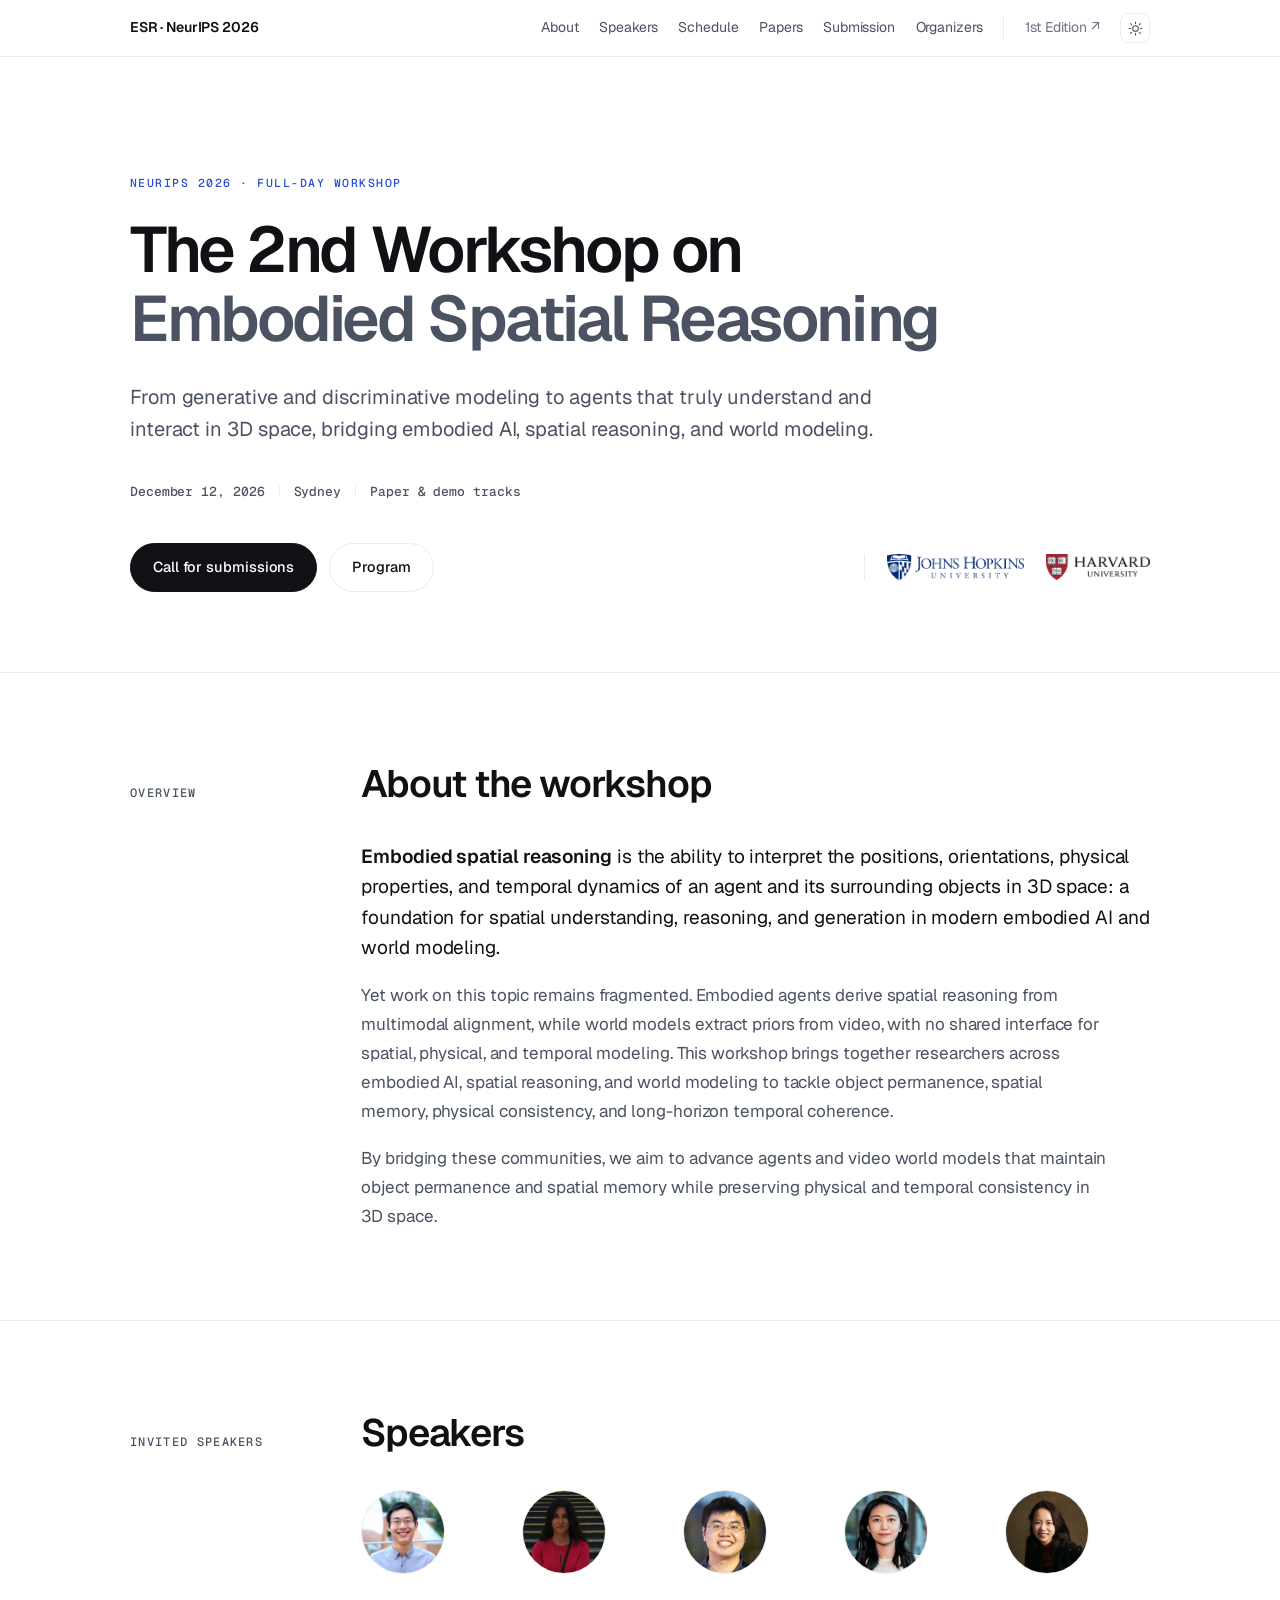
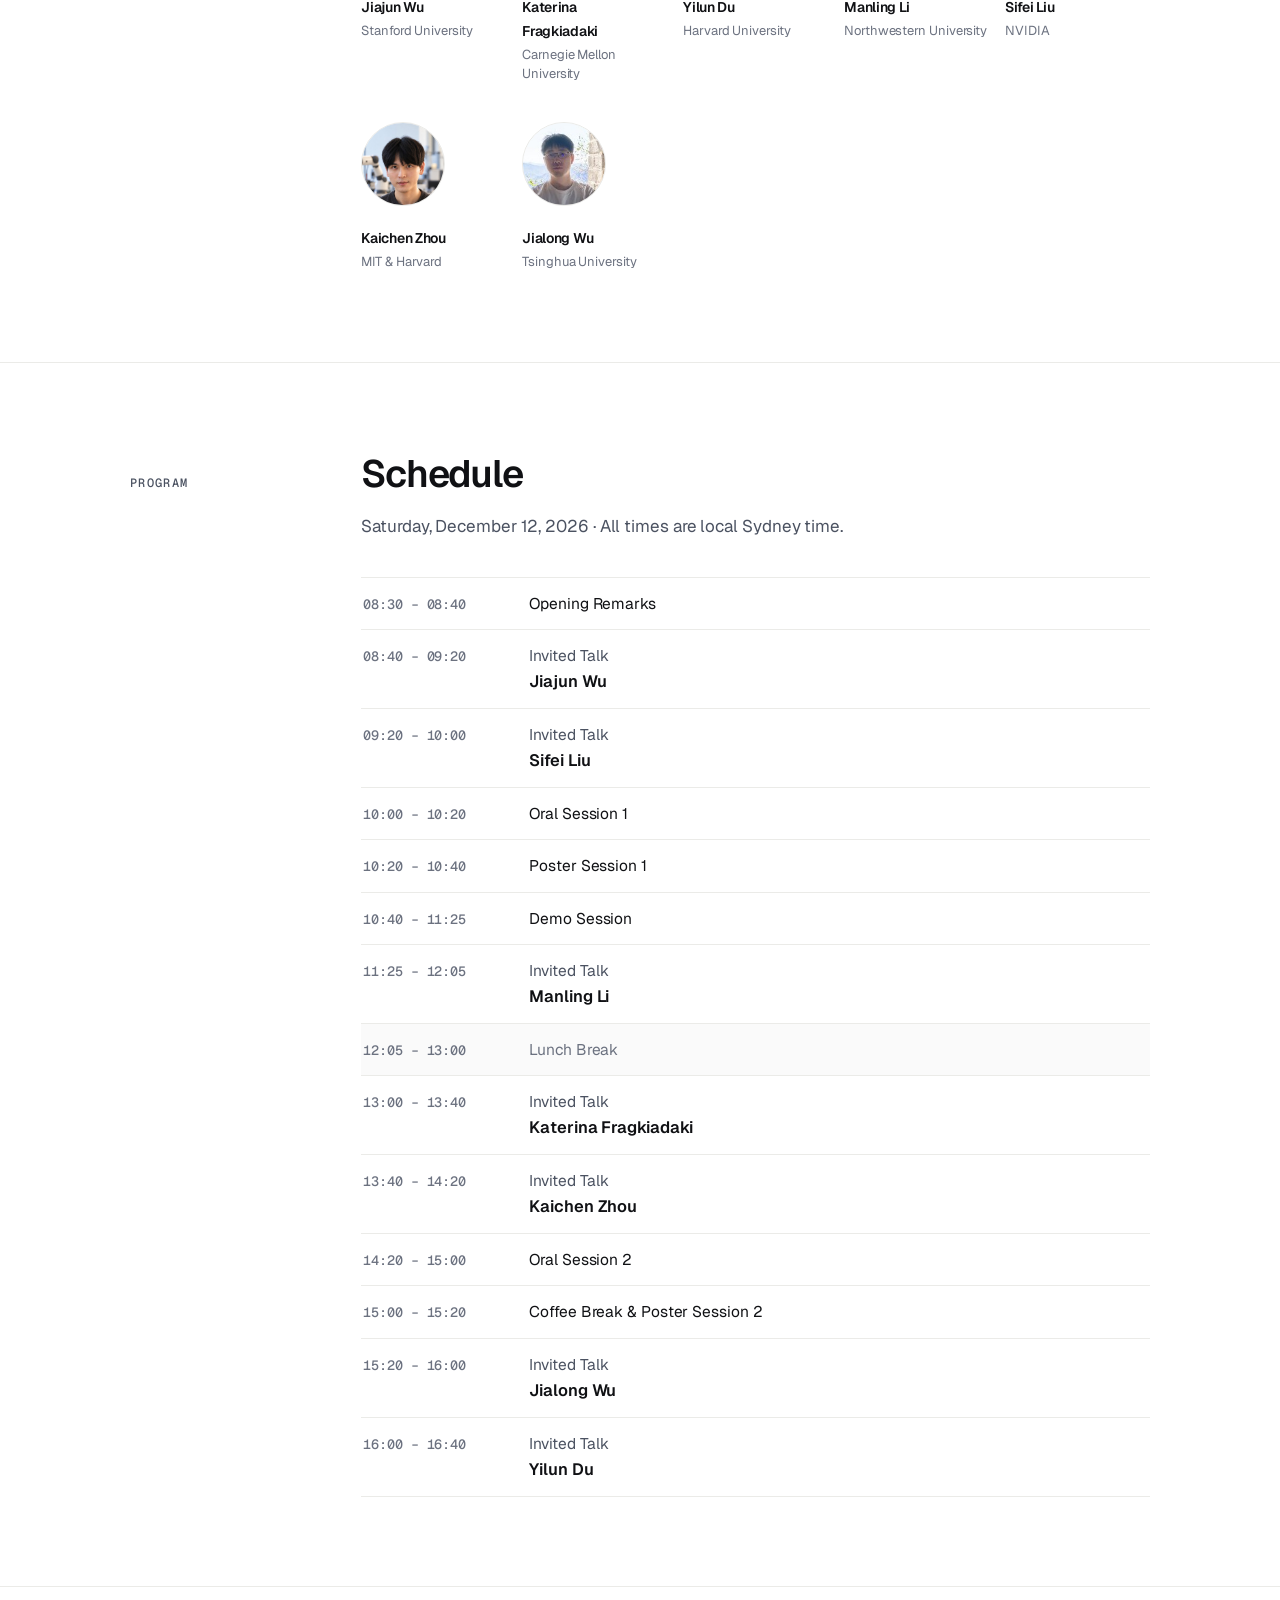
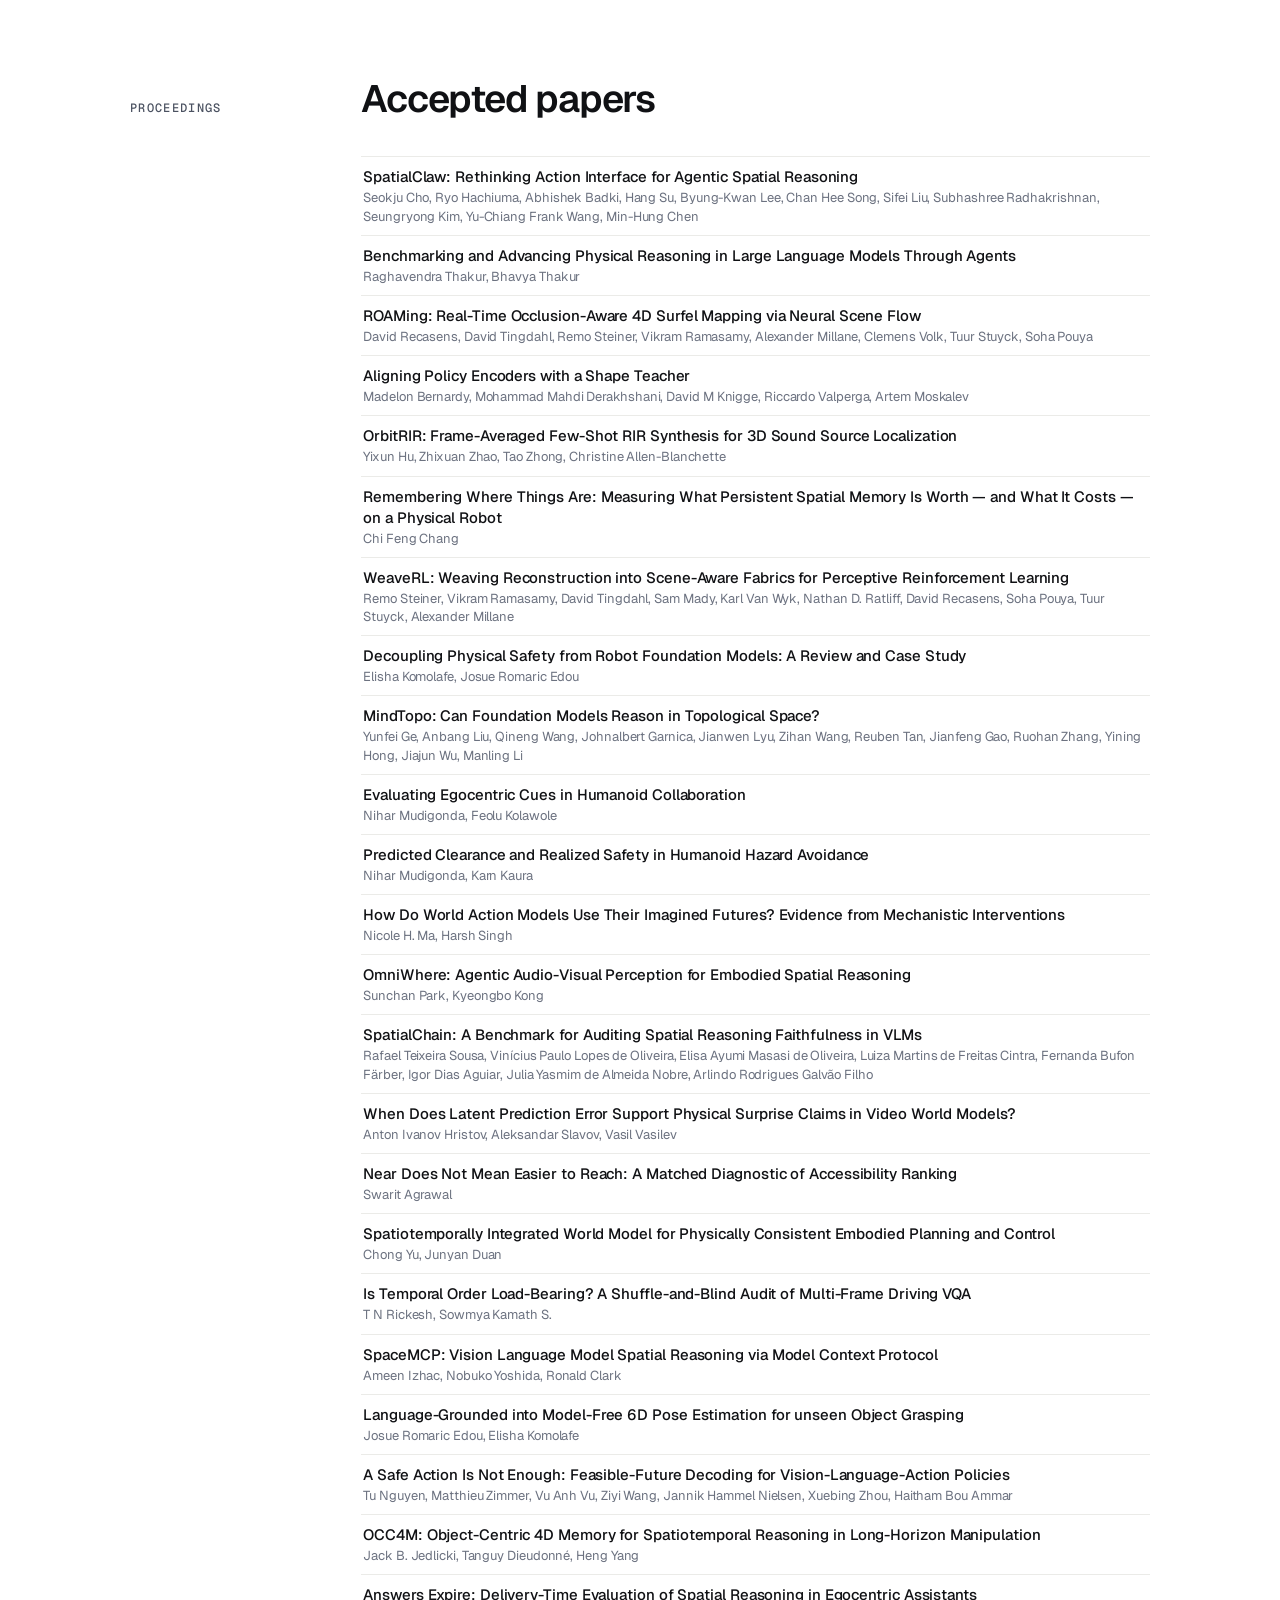
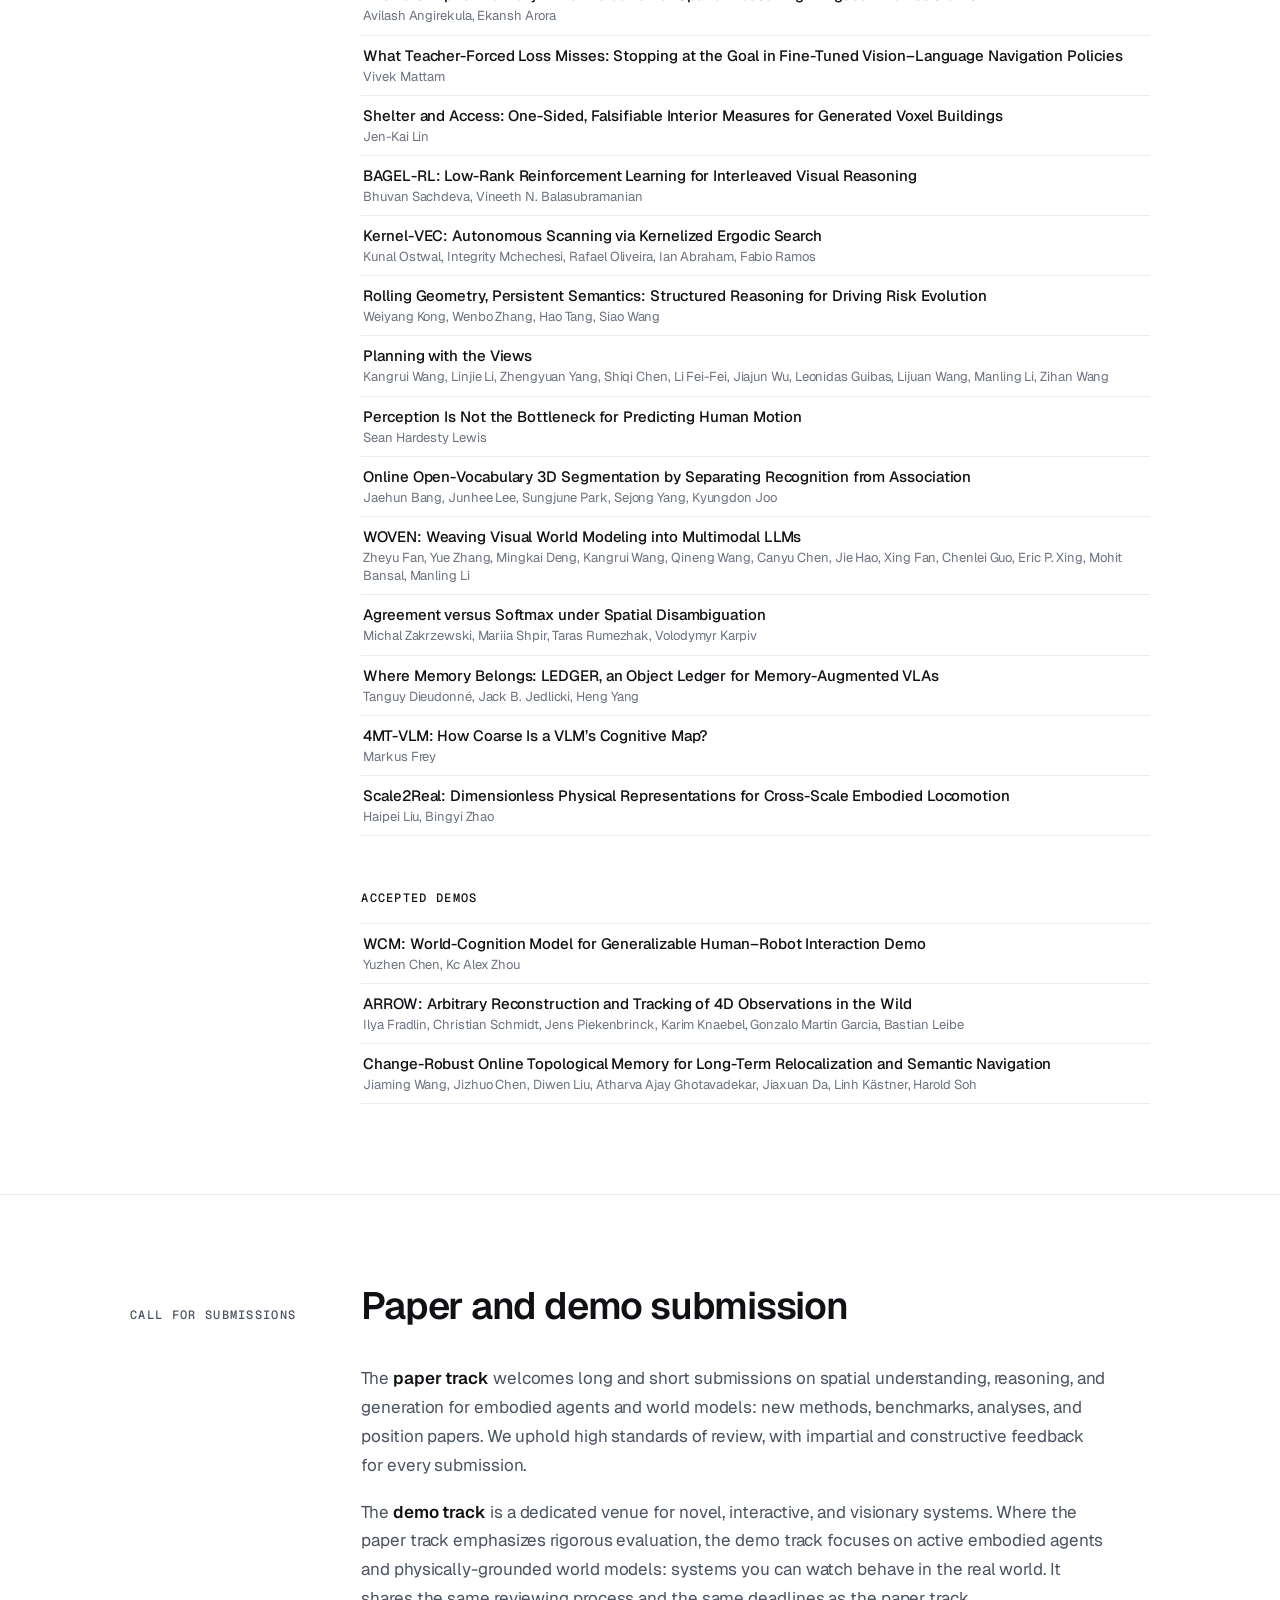
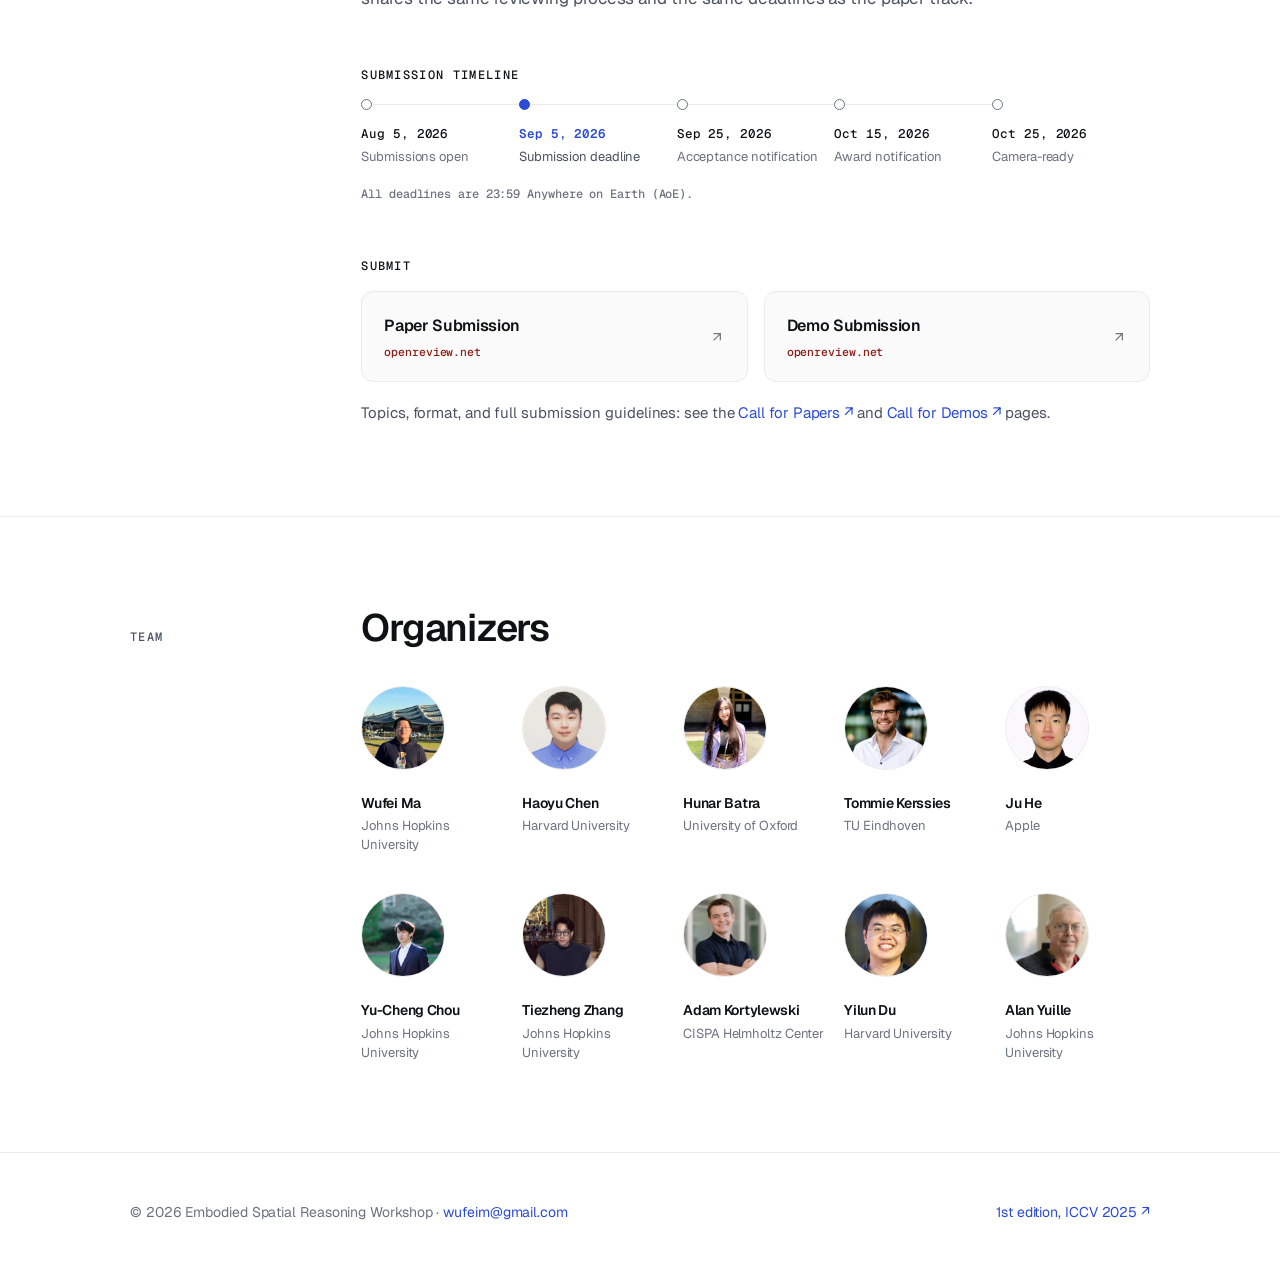
<file: index.html>
<!DOCTYPE html>
<html lang="en">
<head>
<meta charset="utf-8" />
<meta name="viewport" content="width=device-width, initial-scale=1" />

<title>2nd Embodied Spatial Reasoning (ESR) Workshop · NeurIPS 2026</title>
<meta name="description" content="The 2nd Embodied Spatial Reasoning (ESR) Workshop at NeurIPS 2026: bridging embodied AI, spatial reasoning, and world modeling." />

<link rel="icon" href="favicon.svg" type="image/svg+xml" />
<meta name="theme-color" content="#ffffff" media="(prefers-color-scheme: light)" />
<meta name="theme-color" content="#0a0a0b" media="(prefers-color-scheme: dark)" />

<script>
  /* Resolve the theme before first paint so there is no flash of the wrong palette. */
  (function () {
    var saved;
    try { saved = localStorage.getItem('esr-theme'); } catch (e) {}
    var system = window.matchMedia('(prefers-color-scheme: dark)').matches ? 'dark' : 'light';
    document.documentElement.setAttribute('data-theme', saved === 'light' || saved === 'dark' ? saved : system);
  })();
</script>

<link rel="preconnect" href="https://fonts.googleapis.com" />
<link rel="preconnect" href="https://fonts.gstatic.com" crossorigin />
<link rel="stylesheet" href="https://fonts.googleapis.com/css2?family=Geist:wght@400;500;600&family=Geist+Mono:wght@400;500&display=swap" />

<link rel="stylesheet" href="style.css" />
</head>

<body>

<!-- ==========================================================================
     Header
     ========================================================================== -->
<header class="header">
  <div class="wrap header__inner">
    <a class="header__brand" href="#top">ESR · NeurIPS 2026</a>

    <div class="header__right">
      <nav class="header__nav" aria-label="Sections">
        <a href="#about">About</a>
        <a href="#speakers">Speakers</a>
        <a href="#schedule">Schedule</a>
        <a href="#papers">Papers</a>
        <a href="#submission">Submission</a>
        <a href="#organizers">Organizers</a>
        <a class="ext" href="https://sites.google.com/view/esr-iccv2025/home" target="_blank" rel="noopener">1st Edition ↗</a>
      </nav>

      <button class="theme-toggle" type="button" id="theme-toggle" aria-label="Switch between light and dark theme">
        <svg class="sun" viewBox="0 0 24 24" aria-hidden="true">
          <circle cx="12" cy="12" r="4.5" />
          <path d="M12 1.8v2.4M12 19.8v2.4M4.2 4.2l1.7 1.7M18.1 18.1l1.7 1.7M1.8 12h2.4M19.8 12h2.4M4.2 19.8l1.7-1.7M18.1 5.9l1.7-1.7" />
        </svg>
        <svg class="moon" viewBox="0 0 24 24" aria-hidden="true">
          <path d="M21 12.8A9 9 0 1 1 11.2 3a7 7 0 0 0 9.8 9.8z" />
        </svg>
      </button>
    </div>
  </div>
</header>

<main id="top">

  <!-- ==========================================================================
       Title
       ========================================================================== -->
  <section class="title">
    <div class="wrap">
      <p class="title__eyebrow">NeurIPS 2026 · Full-Day Workshop</p>

      <h1>
        <span class="line-1">The 2nd Workshop on</span>
        <span class="line-2">Embodied Spatial Reasoning</span>
      </h1>

      <p class="title__lede">
        From generative and discriminative modeling to agents that truly understand and interact in 3D space,
        bridging embodied AI, spatial reasoning, and world modeling.
      </p>

      <p class="title__meta">
        <span>December 12, 2026</span>
        <span>Sydney</span>
        <span>Paper &amp; demo tracks</span>
      </p>

      <div class="title__actions">
        <a class="btn" href="#submission">Call for submissions</a>
        <a class="btn btn--ghost" href="#schedule">Program</a>

        <div class="title__logos">
          <img src="images/logos/jhu.png" alt="Johns Hopkins University" width="1265" height="240" />
          <img src="images/logos/harvard.png" alt="Harvard University" width="962" height="240" />
        </div>
      </div>
    </div>
  </section>

  <!-- ==========================================================================
       About
       ========================================================================== -->
  <section class="section" id="about">
    <div class="wrap section__grid">
      <div class="section__aside"><p class="section__label">Overview</p></div>
      <div class="section__main">
        <h2>About the workshop</h2>
        <div class="section__body prose">
          <p class="lead">
            <strong>Embodied spatial reasoning</strong> is the ability to interpret the positions, orientations,
            physical properties, and temporal dynamics of an agent and its surrounding objects in 3D space: a
            foundation for spatial understanding, reasoning, and generation in modern embodied AI and world modeling.
          </p>
          <p>
            Yet work on this topic remains fragmented. Embodied agents derive spatial reasoning from multimodal
            alignment, while world models extract priors from video, with no shared interface for spatial, physical,
            and temporal modeling. This workshop brings together researchers across embodied AI, spatial reasoning,
            and world modeling to tackle object permanence, spatial memory, physical consistency, and long-horizon
            temporal coherence.
          </p>
          <p>
            By bridging these communities, we aim to advance agents and video world models that maintain object
            permanence and spatial memory while preserving physical and temporal consistency in 3D space.
          </p>
        </div>
      </div>
    </div>
  </section>

  <!-- ==========================================================================
       Speakers
       ========================================================================== -->
  <section class="section" id="speakers">
    <div class="wrap section__grid">
      <div class="section__aside"><p class="section__label">Invited speakers</p></div>
      <div class="section__main">
        <h2>Speakers</h2>

        <div class="section__body people people--five">
          <a class="person" href="https://jiajunwu.com/" target="_blank" rel="noopener">
            <img src="images/people/jiajun-wu.jpg" alt="Jiajun Wu" width="400" height="400" loading="lazy" decoding="async" />
            <p class="person__name">Jiajun Wu <svg viewBox="0 0 24 24" aria-hidden="true"><path d="M7 17 17 7M7 7h10v10"/></svg></p>
            <p class="person__aff">Stanford University</p>
          </a>

          <a class="person" href="https://www.cs.cmu.edu/~katef/" target="_blank" rel="noopener">
            <img src="images/people/katerina-fragkiadaki.jpg" alt="Katerina Fragkiadaki" width="454" height="480" loading="lazy" decoding="async" />
            <p class="person__name">Katerina Fragkiadaki <svg viewBox="0 0 24 24" aria-hidden="true"><path d="M7 17 17 7M7 7h10v10"/></svg></p>
            <p class="person__aff">Carnegie Mellon University</p>
          </a>

          <a class="person" href="https://yilundu.github.io/" target="_blank" rel="noopener">
            <img src="images/people/yilun-du.jpg" alt="Yilun Du" width="480" height="480" loading="lazy" decoding="async" />
            <p class="person__name">Yilun Du <svg viewBox="0 0 24 24" aria-hidden="true"><path d="M7 17 17 7M7 7h10v10"/></svg></p>
            <p class="person__aff">Harvard University</p>
          </a>

          <a class="person" href="https://limanling.github.io/" target="_blank" rel="noopener">
            <img src="images/people/manling-li.jpg" alt="Manling Li" width="270" height="270" loading="lazy" decoding="async" />
            <p class="person__name">Manling Li <svg viewBox="0 0 24 24" aria-hidden="true"><path d="M7 17 17 7M7 7h10v10"/></svg></p>
            <p class="person__aff">Northwestern University</p>
          </a>

          <a class="person" href="https://www.sifeiliu.net/" target="_blank" rel="noopener">
            <img src="images/people/sifei-liu.jpg" alt="Sifei Liu" width="480" height="480" loading="lazy" decoding="async" />
            <p class="person__name">Sifei Liu <svg viewBox="0 0 24 24" aria-hidden="true"><path d="M7 17 17 7M7 7h10v10"/></svg></p>
            <p class="person__aff">NVIDIA</p>
          </a>

          <a class="person" href="https://kaichen-z.github.io/" target="_blank" rel="noopener">
            <img src="images/people/kaichen-zhou.jpg" alt="Kaichen Zhou" width="480" height="480" loading="lazy" decoding="async" />
            <p class="person__name">Kaichen Zhou <svg viewBox="0 0 24 24" aria-hidden="true"><path d="M7 17 17 7M7 7h10v10"/></svg></p>
            <p class="person__aff">MIT &amp; Harvard</p>
          </a>

          <a class="person" href="https://manchery.github.io/" target="_blank" rel="noopener">
            <img src="images/people/jialong-wu.jpg" alt="Jialong Wu" width="136" height="136" loading="lazy" decoding="async" />
            <p class="person__name">Jialong Wu <svg viewBox="0 0 24 24" aria-hidden="true"><path d="M7 17 17 7M7 7h10v10"/></svg></p>
            <p class="person__aff">Tsinghua University</p>
          </a>
        </div>
      </div>
    </div>
  </section>

  <!-- ==========================================================================
       Schedule
       ========================================================================== -->
  <section class="section" id="schedule">
    <div class="wrap section__grid">
      <div class="section__aside"><p class="section__label">Program</p></div>
      <div class="section__main">
        <h2>Schedule</h2>
        <p class="section__intro">Saturday, December 12, 2026 · All times are local Sydney time.</p>

        <div class="section__body">
          <ol class="sched">
            <li><span class="t">08:30 – 08:40</span><span class="e">Opening Remarks</span></li>
            <li class="is-talk"><span class="t">08:40 – 09:20</span><span class="e">Invited Talk <span class="who">Jiajun Wu</span></span></li>
            <li class="is-talk"><span class="t">09:20 – 10:00</span><span class="e">Invited Talk <span class="who">Sifei Liu</span></span></li>
            <li><span class="t">10:00 – 10:20</span><span class="e">Oral Session 1</span></li>
            <li><span class="t">10:20 – 10:40</span><span class="e">Poster Session 1</span></li>
            <li><span class="t">10:40 – 11:25</span><span class="e">Demo Session</span></li>
            <li class="is-talk"><span class="t">11:25 – 12:05</span><span class="e">Invited Talk <span class="who">Manling Li</span></span></li>
            <li class="is-break"><span class="t">12:05 – 13:00</span><span class="e">Lunch Break</span></li>
            <li class="is-talk"><span class="t">13:00 – 13:40</span><span class="e">Invited Talk <span class="who">Katerina Fragkiadaki</span></span></li>
            <li class="is-talk"><span class="t">13:40 – 14:20</span><span class="e">Invited Talk <span class="who">Kaichen Zhou</span></span></li>
            <li><span class="t">14:20 – 15:00</span><span class="e">Oral Session 2</span></li>
            <li><span class="t">15:00 – 15:20</span><span class="e">Coffee Break &amp; Poster Session 2</span></li>
            <li class="is-talk"><span class="t">15:20 – 16:00</span><span class="e">Invited Talk <span class="who">Jialong Wu</span></span></li>
            <li class="is-talk"><span class="t">16:00 – 16:40</span><span class="e">Invited Talk <span class="who">Yilun Du</span></span></li>
          </ol>
        </div>
      </div>
    </div>
  </section>


  <!-- ==========================================================================
       Accepted papers + demos
       ========================================================================== -->
  <section class="section" id="papers">
    <div class="wrap section__grid">
      <div class="section__aside"><p class="section__label">Proceedings</p></div>
      <div class="section__main">
        <h2>Accepted papers</h2>
        <div class="section__body">
          <ol class="pubs">
            <li><span class="pt">SpatialClaw: Rethinking Action Interface for Agentic Spatial Reasoning</span><span class="pa">Seokju Cho, Ryo Hachiuma, Abhishek Badki, Hang Su, Byung-Kwan Lee, Chan Hee Song, Sifei Liu, Subhashree Radhakrishnan, Seungryong Kim, Yu-Chiang Frank Wang, Min-Hung Chen</span></li>
            <li><span class="pt">Benchmarking and Advancing Physical Reasoning in Large Language Models Through Agents</span><span class="pa">Raghavendra Thakur, Bhavya Thakur</span></li>
            <li><span class="pt">ROAMing: Real-Time Occlusion-Aware 4D Surfel Mapping via Neural Scene Flow</span><span class="pa">David Recasens, David Tingdahl, Remo Steiner, Vikram Ramasamy, Alexander Millane, Clemens Volk, Tuur Stuyck, Soha Pouya</span></li>
            <li><span class="pt">Aligning Policy Encoders with a Shape Teacher</span><span class="pa">Madelon Bernardy, Mohammad Mahdi Derakhshani, David M Knigge, Riccardo Valperga, Artem Moskalev</span></li>
            <li><span class="pt">OrbitRIR: Frame-Averaged Few-Shot RIR Synthesis for 3D Sound Source Localization</span><span class="pa">Yixun Hu, Zhixuan Zhao, Tao Zhong, Christine Allen-Blanchette</span></li>
            <li><span class="pt">Remembering Where Things Are: Measuring What Persistent Spatial Memory Is Worth — and What It Costs — on a Physical Robot</span><span class="pa">Chi Feng Chang</span></li>
            <li><span class="pt">WeaveRL: Weaving Reconstruction into Scene-Aware Fabrics for Perceptive Reinforcement Learning</span><span class="pa">Remo Steiner, Vikram Ramasamy, David Tingdahl, Sam Mady, Karl Van Wyk, Nathan D. Ratliff, David Recasens, Soha Pouya, Tuur Stuyck, Alexander Millane</span></li>
            <li><span class="pt">Decoupling Physical Safety from Robot Foundation Models: A Review and Case Study</span><span class="pa">Elisha Komolafe, Josue Romaric Edou</span></li>
            <li><span class="pt">MindTopo: Can Foundation Models Reason in Topological Space?</span><span class="pa">Yunfei Ge, Anbang Liu, Qineng Wang, Johnalbert Garnica, Jianwen Lyu, Zihan Wang, Reuben Tan, Jianfeng Gao, Ruohan Zhang, Yining Hong, Jiajun Wu, Manling Li</span></li>
            <li><span class="pt">Evaluating Egocentric Cues in Humanoid Collaboration</span><span class="pa">Nihar Mudigonda, Feolu Kolawole</span></li>
            <li><span class="pt">Predicted Clearance and Realized Safety in Humanoid Hazard Avoidance</span><span class="pa">Nihar Mudigonda, Karn Kaura</span></li>
            <li><span class="pt">How Do World Action Models Use Their Imagined Futures? Evidence from Mechanistic Interventions</span><span class="pa">Nicole H. Ma, Harsh Singh</span></li>
            <li><span class="pt">OmniWhere: Agentic Audio-Visual Perception for Embodied Spatial Reasoning</span><span class="pa">Sunchan Park, Kyeongbo Kong</span></li>
            <li><span class="pt">SpatialChain: A Benchmark for Auditing Spatial Reasoning Faithfulness in VLMs</span><span class="pa">Rafael Teixeira Sousa, Vinícius Paulo Lopes de Oliveira, Elisa Ayumi Masasi de Oliveira, Luiza Martins de Freitas Cintra, Fernanda Bufon Färber, Igor Dias Aguiar, Julia Yasmim de Almeida Nobre, Arlindo Rodrigues Galvão Filho</span></li>
            <li><span class="pt">When Does Latent Prediction Error Support Physical Surprise Claims in Video World Models?</span><span class="pa">Anton Ivanov Hristov, Aleksandar Slavov, Vasil Vasilev</span></li>
            <li><span class="pt">Near Does Not Mean Easier to Reach: A Matched Diagnostic of Accessibility Ranking</span><span class="pa">Swarit Agrawal</span></li>
            <li><span class="pt">Spatiotemporally Integrated World Model for Physically Consistent Embodied Planning and Control</span><span class="pa">Chong Yu, Junyan Duan</span></li>
            <li><span class="pt">Is Temporal Order Load-Bearing? A Shuffle-and-Blind Audit of Multi-Frame Driving VQA</span><span class="pa">T N Rickesh, Sowmya Kamath S.</span></li>
            <li><span class="pt">SpaceMCP: Vision Language Model Spatial Reasoning via Model Context Protocol</span><span class="pa">Ameen Izhac, Nobuko Yoshida, Ronald Clark</span></li>
            <li><span class="pt">Language-Grounded into Model-Free 6D Pose Estimation for unseen Object Grasping</span><span class="pa">Josue Romaric Edou, Elisha Komolafe</span></li>
            <li><span class="pt">A Safe Action Is Not Enough: Feasible-Future Decoding for Vision-Language-Action Policies</span><span class="pa">Tu Nguyen, Matthieu Zimmer, Vu Anh Vu, Ziyi Wang, Jannik Hammel Nielsen, Xuebing Zhou, Haitham Bou Ammar</span></li>
            <li><span class="pt">OCC4M: Object-Centric 4D Memory for Spatiotemporal Reasoning in Long-Horizon Manipulation</span><span class="pa">Jack B. Jedlicki, Tanguy Dieudonné, Heng Yang</span></li>
            <li><span class="pt">Answers Expire: Delivery-Time Evaluation of Spatial Reasoning in Egocentric Assistants</span><span class="pa">Avilash Angirekula, Ekansh Arora</span></li>
            <li><span class="pt">What Teacher-Forced Loss Misses: Stopping at the Goal in Fine-Tuned Vision–Language Navigation Policies</span><span class="pa">Vivek Mattam</span></li>
            <li><span class="pt">Shelter and Access: One-Sided, Falsifiable Interior Measures for Generated Voxel Buildings</span><span class="pa">Jen-Kai Lin</span></li>
            <li><span class="pt">BAGEL-RL: Low-Rank Reinforcement Learning for Interleaved Visual Reasoning</span><span class="pa">Bhuvan Sachdeva, Vineeth N. Balasubramanian</span></li>
            <li><span class="pt">Kernel-VEC: Autonomous Scanning via Kernelized Ergodic Search</span><span class="pa">Kunal Ostwal, Integrity Mchechesi, Rafael Oliveira, Ian Abraham, Fabio Ramos</span></li>
            <li><span class="pt">Rolling Geometry, Persistent Semantics: Structured Reasoning for Driving Risk Evolution</span><span class="pa">Weiyang Kong, Wenbo Zhang, Hao Tang, Siao Wang</span></li>
            <li><span class="pt">Planning with the Views</span><span class="pa">Kangrui Wang, Linjie Li, Zhengyuan Yang, Shiqi Chen, Li Fei-Fei, Jiajun Wu, Leonidas Guibas, Lijuan Wang, Manling Li, Zihan Wang</span></li>
            <li><span class="pt">Perception Is Not the Bottleneck for Predicting Human Motion</span><span class="pa">Sean Hardesty Lewis</span></li>
            <li><span class="pt">Online Open-Vocabulary 3D Segmentation by Separating Recognition from Association</span><span class="pa">Jaehun Bang, Junhee Lee, Sungjune Park, Sejong Yang, Kyungdon Joo</span></li>
            <li><span class="pt">WOVEN: Weaving Visual World Modeling into Multimodal LLMs</span><span class="pa">Zheyu Fan, Yue Zhang, Mingkai Deng, Kangrui Wang, Qineng Wang, Canyu Chen, Jie Hao, Xing Fan, Chenlei Guo, Eric P. Xing, Mohit Bansal, Manling Li</span></li>
            <li><span class="pt">Agreement versus Softmax under Spatial Disambiguation</span><span class="pa">Michal Zakrzewski, Mariia Shpir, Taras Rumezhak, Volodymyr Karpiv</span></li>
            <li><span class="pt">Where Memory Belongs: LEDGER, an Object Ledger for Memory-Augmented VLAs</span><span class="pa">Tanguy Dieudonné, Jack B. Jedlicki, Heng Yang</span></li>
            <li><span class="pt">4MT-VLM: How Coarse Is a VLM’s Cognitive Map?</span><span class="pa">Markus Frey</span></li>
            <li><span class="pt">Scale2Real: Dimensionless Physical Representations for Cross-Scale Embodied Locomotion</span><span class="pa">Haipei Liu, Bingyi Zhao</span></li>
          </ol>
        </div>

        <div class="block">
          <p class="subhead">Accepted demos</p>
          <ol class="pubs">
            <li><span class="pt">WCM: World-Cognition Model for Generalizable Human–Robot Interaction Demo</span><span class="pa">Yuzhen Chen, Kc Alex Zhou</span></li>
            <li><span class="pt">ARROW: Arbitrary Reconstruction and Tracking of 4D Observations in the Wild</span><span class="pa">Ilya Fradlin, Christian Schmidt, Jens Piekenbrinck, Karim Knaebel, Gonzalo Martin Garcia, Bastian Leibe</span></li>
            <li><span class="pt">Change-Robust Online Topological Memory for Long-Term Relocalization and Semantic Navigation</span><span class="pa">Jiaming Wang, Jizhuo Chen, Diwen Liu, Atharva Ajay Ghotavadekar, Jiaxuan Da, Linh Kästner, Harold Soh</span></li>
          </ol>
        </div>
      </div>
    </div>
  </section>

  <!-- ==========================================================================
       Submission: paper + demo tracks
       ========================================================================== -->
  <section class="section" id="submission">
    <div class="wrap section__grid">
      <div class="section__aside"><p class="section__label">Call for submissions</p></div>
      <div class="section__main">
        <h2>Paper and demo submission</h2>

        <div class="section__body prose">
          <p>
            The <strong>paper track</strong> welcomes long and short submissions on spatial understanding, reasoning,
            and generation for embodied agents and world models: new methods, benchmarks, analyses, and position
            papers. We uphold high standards of review, with impartial and constructive feedback for every submission.
          </p>
          <p>
            The <strong>demo track</strong> is a dedicated venue for novel, interactive, and visionary systems. Where
            the paper track emphasizes rigorous evaluation, the demo track focuses on active embodied agents and
            physically-grounded world models: systems you can watch behave in the real world. It shares the same
            reviewing process and the same deadlines as the paper track.
          </p>
        </div>

        <!-- Timeline -->
        <div class="block">
          <p class="subhead">Submission timeline</p>

          <ol class="htimeline">
            <li class="htl">
              <span class="d">Aug 5, 2026</span>
              <span class="l">Submissions open</span>
            </li>
            <li class="htl is-deadline">
              <span class="d">Sep 5, 2026</span>
              <span class="l">Submission deadline</span>
            </li>
            <li class="htl">
              <span class="d">Sep 25, 2026</span>
              <span class="l">Acceptance notification</span>
            </li>
            <li class="htl">
              <span class="d">Oct 15, 2026</span>
              <span class="l">Award notification</span>
            </li>
            <li class="htl">
              <span class="d">Oct 25, 2026</span>
              <span class="l">Camera-ready</span>
            </li>
          </ol>
          <p class="tl-note">All deadlines are 23:59 Anywhere on Earth (AoE).</p>
        </div>

        <!-- Portals -->
        <div class="block">
          <p class="subhead">Submit</p>
          <div class="sub-links">
            <a class="sub-link" href="https://openreview.net/group?id=NeurIPS.cc/2026/Workshop/ESR_Paper_Track#tab-your-consoles" target="_blank" rel="noopener">
              <span>
                <span class="sub-link__name">Paper Submission</span>
                <span class="sub-link__host">openreview.net</span>
              </span>
              <svg viewBox="0 0 24 24" aria-hidden="true"><path d="M7 17 17 7M7 7h10v10"/></svg>
            </a>
            <a class="sub-link" href="https://openreview.net/group?id=NeurIPS.cc/2026/Workshop/ESR_Demo_Track#tab-your-consoles" target="_blank" rel="noopener">
              <span>
                <span class="sub-link__name">Demo Submission</span>
                <span class="sub-link__host">openreview.net</span>
              </span>
              <svg viewBox="0 0 24 24" aria-hidden="true"><path d="M7 17 17 7M7 7h10v10"/></svg>
            </a>
          </div>
          <p class="guidelines__more">
            Topics, format, and full submission guidelines: see the
            <a href="call-for-papers.html">Call for Papers ↗</a> and
            <a href="call-for-demos.html">Call for Demos ↗</a> pages.
          </p>
        </div>
      </div>
    </div>
  </section>

  <!-- ==========================================================================
       Organizers
       ========================================================================== -->
  <section class="section" id="organizers">
    <div class="wrap section__grid">
      <div class="section__aside"><p class="section__label">Team</p></div>
      <div class="section__main">
        <h2>Organizers</h2>

        <div class="section__body people people--five">
          <a class="person" href="https://wufeim.github.io/" target="_blank" rel="noopener">
            <img src="images/people/wufei-ma.jpg" alt="Wufei Ma" width="480" height="480" loading="lazy" decoding="async" />
            <p class="person__name">Wufei Ma <svg viewBox="0 0 24 24" aria-hidden="true"><path d="M7 17 17 7M7 7h10v10"/></svg></p>
            <p class="person__aff">Johns Hopkins University</p>
          </a>

          <a class="person" href="https://tonychy.com/" target="_blank" rel="noopener">
            <img src="images/people/haoyu-chen.jpg" alt="Haoyu Chen" width="480" height="479" loading="lazy" decoding="async" />
            <p class="person__name">Haoyu Chen <svg viewBox="0 0 24 24" aria-hidden="true"><path d="M7 17 17 7M7 7h10v10"/></svg></p>
            <p class="person__aff">Harvard University</p>
          </a>

          <a class="person" href="https://hunarbatra.com/" target="_blank" rel="noopener">
            <img src="images/people/hunar-batra.jpg" alt="Hunar Batra" width="480" height="480" loading="lazy" decoding="async" />
            <p class="person__name">Hunar Batra <svg viewBox="0 0 24 24" aria-hidden="true"><path d="M7 17 17 7M7 7h10v10"/></svg></p>
            <p class="person__aff">University of Oxford</p>
          </a>

          <a class="person" href="https://tommiekerssies.com/" target="_blank" rel="noopener">
            <img src="images/people/tommie-kerssies.jpg" alt="Tommie Kerssies" width="480" height="480" loading="lazy" decoding="async" />
            <p class="person__name">Tommie Kerssies <svg viewBox="0 0 24 24" aria-hidden="true"><path d="M7 17 17 7M7 7h10v10"/></svg></p>
            <p class="person__aff">TU Eindhoven</p>
          </a>

          <a class="person" href="https://tacju.github.io/" target="_blank" rel="noopener">
            <img src="images/people/ju-he.jpg" alt="Ju He" width="600" height="600" loading="lazy" decoding="async" />
            <p class="person__name">Ju He <svg viewBox="0 0 24 24" aria-hidden="true"><path d="M7 17 17 7M7 7h10v10"/></svg></p>
            <p class="person__aff">Apple</p>
          </a>

          <a class="person" href="https://johnson111788.github.io/" target="_blank" rel="noopener">
            <img src="images/people/yucheng-chou.jpg" alt="Yu-Cheng Chou" width="480" height="480" loading="lazy" decoding="async" />
            <p class="person__name">Yu-Cheng Chou <svg viewBox="0 0 24 24" aria-hidden="true"><path d="M7 17 17 7M7 7h10v10"/></svg></p>
            <p class="person__aff">Johns Hopkins University</p>
          </a>

          <a class="person" href="https://tiezheng11.github.io/" target="_blank" rel="noopener">
            <img src="images/people/tiezheng-zhang.jpg" alt="Tiezheng Zhang" width="480" height="480" loading="lazy" decoding="async" />
            <p class="person__name">Tiezheng Zhang <svg viewBox="0 0 24 24" aria-hidden="true"><path d="M7 17 17 7M7 7h10v10"/></svg></p>
            <p class="person__aff">Johns Hopkins University</p>
          </a>

          <a class="person" href="https://genintel.de/" target="_blank" rel="noopener">
            <img src="images/people/adam-kortylewski.jpg" alt="Adam Kortylewski" width="396" height="480" loading="lazy" decoding="async" />
            <p class="person__name">Adam Kortylewski <svg viewBox="0 0 24 24" aria-hidden="true"><path d="M7 17 17 7M7 7h10v10"/></svg></p>
            <p class="person__aff">CISPA Helmholtz Center</p>
          </a>

          <a class="person" href="https://yilundu.github.io/" target="_blank" rel="noopener">
            <img src="images/people/yilun-du.jpg" alt="Yilun Du" width="480" height="480" loading="lazy" decoding="async" />
            <p class="person__name">Yilun Du <svg viewBox="0 0 24 24" aria-hidden="true"><path d="M7 17 17 7M7 7h10v10"/></svg></p>
            <p class="person__aff">Harvard University</p>
          </a>

          <a class="person" href="https://cogsci.jhu.edu/directory/alan-yuille/" target="_blank" rel="noopener">
            <img src="images/people/alan-yuille.jpg" alt="Alan Yuille" width="300" height="200" loading="lazy" decoding="async" />
            <p class="person__name">Alan Yuille <svg viewBox="0 0 24 24" aria-hidden="true"><path d="M7 17 17 7M7 7h10v10"/></svg></p>
            <p class="person__aff">Johns Hopkins University</p>
          </a>
        </div>

      </div>
    </div>
  </section>

</main>

<!-- ==========================================================================
     Footer
     ========================================================================== -->
<footer class="footer">
  <div class="wrap footer__row">
    <span>© 2026 Embodied Spatial Reasoning Workshop · <a href="mailto:wufeim@gmail.com">wufeim@gmail.com</a></span>
    <span><a href="https://sites.google.com/view/esr-iccv2025/home" target="_blank" rel="noopener">1st edition, ICCV 2025 ↗</a></span>
  </div>
</footer>

<script>
  document.getElementById('theme-toggle').addEventListener('click', function () {
    var root = document.documentElement;
    var next = root.getAttribute('data-theme') === 'dark' ? 'light' : 'dark';
    root.setAttribute('data-theme', next);
    try { localStorage.setItem('esr-theme', next); } catch (e) {}
  });
</script>

</body>
</html>
</file>
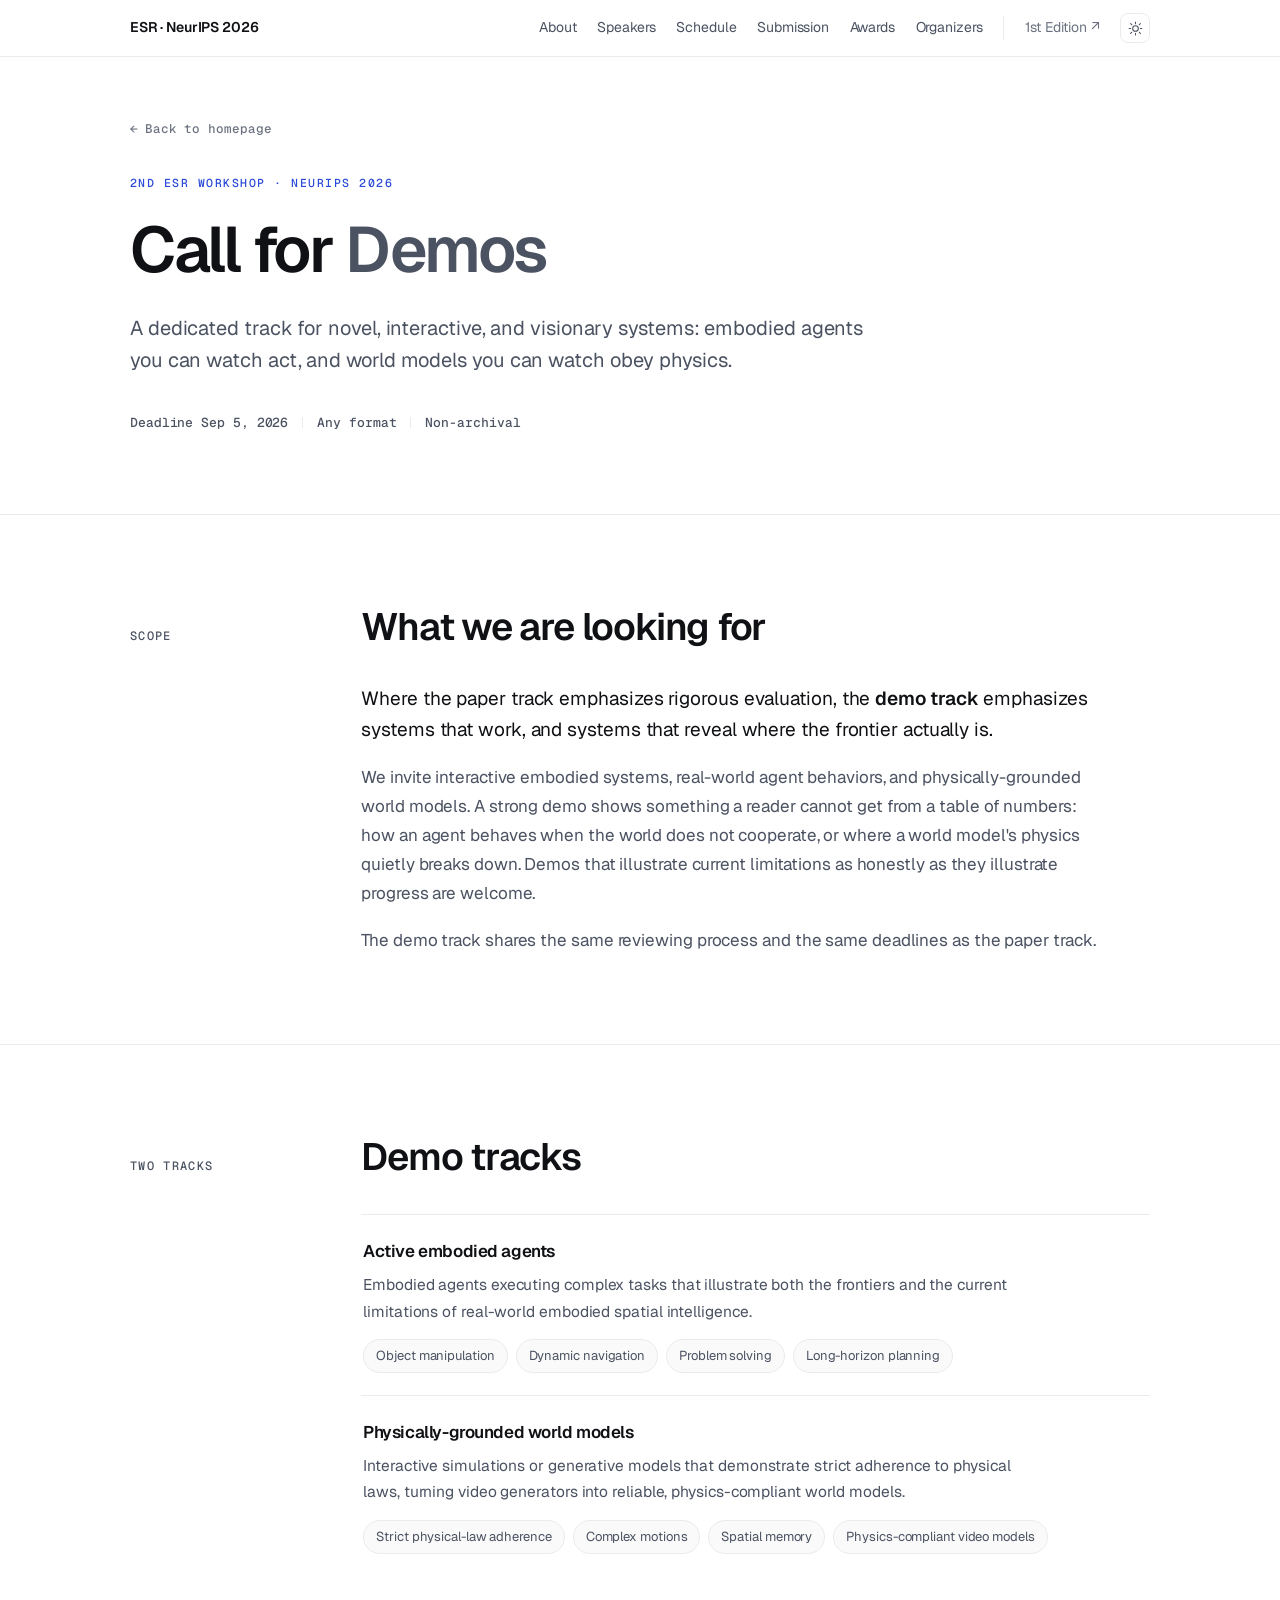
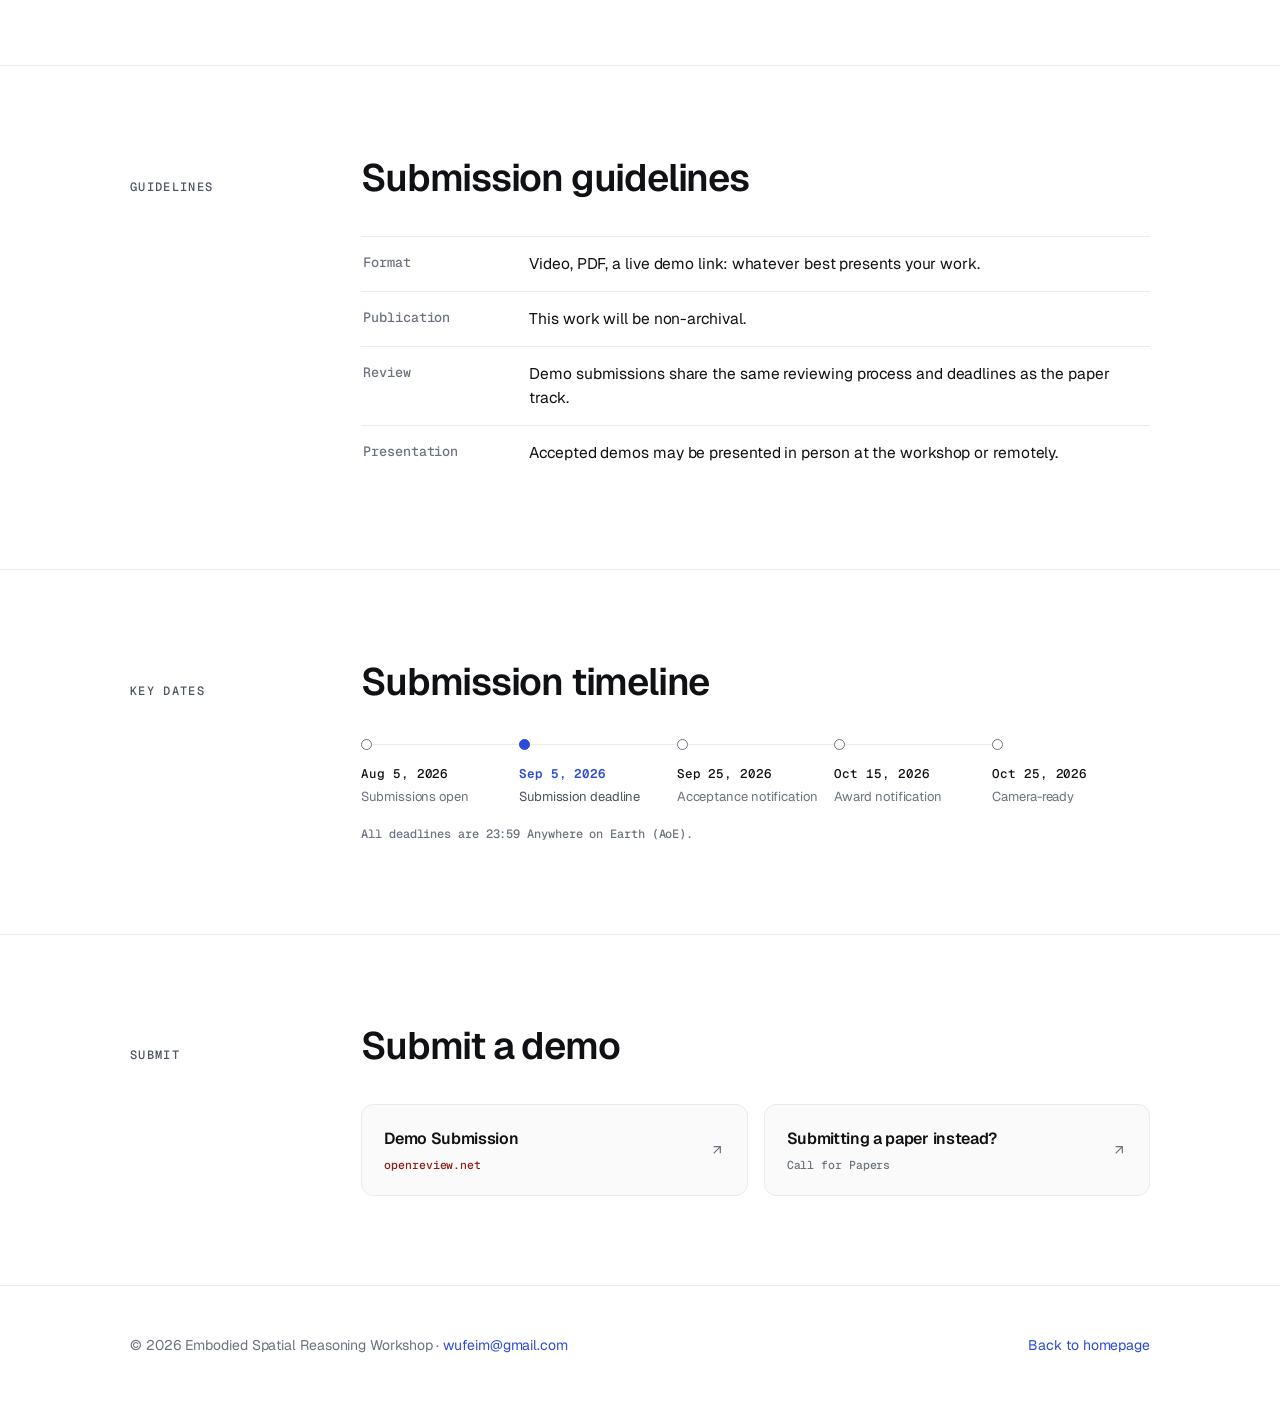
<file: call-for-demos.html>
<!DOCTYPE html>
<html lang="en">
<head>
<meta charset="utf-8" />
<meta name="viewport" content="width=device-width, initial-scale=1" />

<title>Call for Demos · 2nd ESR Workshop at NeurIPS 2026</title>
<meta name="description" content="Call for Demos for the 2nd Embodied Spatial Reasoning (ESR) Workshop at NeurIPS 2026: active embodied agents, physically-grounded world models, format, and key dates." />

<link rel="icon" href="favicon.svg" type="image/svg+xml" />
<meta name="theme-color" content="#ffffff" media="(prefers-color-scheme: light)" />
<meta name="theme-color" content="#0a0a0b" media="(prefers-color-scheme: dark)" />

<script>
  /* Resolve the theme before first paint so there is no flash of the wrong palette. */
  (function () {
    var saved;
    try { saved = localStorage.getItem('esr-theme'); } catch (e) {}
    var system = window.matchMedia('(prefers-color-scheme: dark)').matches ? 'dark' : 'light';
    document.documentElement.setAttribute('data-theme', saved === 'light' || saved === 'dark' ? saved : system);
  })();
</script>

<link rel="preconnect" href="https://fonts.googleapis.com" />
<link rel="preconnect" href="https://fonts.gstatic.com" crossorigin />
<link rel="stylesheet" href="https://fonts.googleapis.com/css2?family=Geist:wght@400;500;600&family=Geist+Mono:wght@400;500&display=swap" />

<link rel="stylesheet" href="style.css" />
</head>

<body>

<!-- ==========================================================================
     Header
     ========================================================================== -->
<header class="header">
  <div class="wrap header__inner">
    <a class="header__brand" href="index.html">ESR · NeurIPS 2026</a>

    <div class="header__right">
      <nav class="header__nav" aria-label="Sections">
        <a href="index.html#about">About</a>
        <a href="index.html#speakers">Speakers</a>
        <a href="index.html#schedule">Schedule</a>
        <a href="index.html#submission">Submission</a>
        <a href="index.html#awards">Awards</a>
        <a href="index.html#organizers">Organizers</a>
        <a class="ext" href="https://sites.google.com/view/esr-iccv2025/home" target="_blank" rel="noopener">1st Edition ↗</a>
      </nav>

      <button class="theme-toggle" type="button" id="theme-toggle" aria-label="Switch between light and dark theme">
        <svg class="sun" viewBox="0 0 24 24" aria-hidden="true">
          <circle cx="12" cy="12" r="4.5" />
          <path d="M12 1.8v2.4M12 19.8v2.4M4.2 4.2l1.7 1.7M18.1 18.1l1.7 1.7M1.8 12h2.4M19.8 12h2.4M4.2 19.8l1.7-1.7M18.1 5.9l1.7-1.7" />
        </svg>
        <svg class="moon" viewBox="0 0 24 24" aria-hidden="true">
          <path d="M21 12.8A9 9 0 1 1 11.2 3a7 7 0 0 0 9.8 9.8z" />
        </svg>
      </button>
    </div>
  </div>
</header>

<main id="top">

  <!-- ==========================================================================
       Title
       ========================================================================== -->
  <section class="title title--page">
    <div class="wrap">
      <a class="backlink" href="index.html">Back to homepage</a>

      <p class="title__eyebrow">2nd ESR Workshop · NeurIPS 2026</p>

      <h1>
        <span class="line-1">Call for</span>
        <span class="line-2">Demos</span>
      </h1>

      <p class="title__lede">
        A dedicated track for novel, interactive, and visionary systems: embodied agents you can watch act, and
        world models you can watch obey physics.
      </p>

      <p class="title__meta">
        <span>Deadline Sep 5, 2026</span>
        <span>Any format</span>
        <span>Non-archival</span>
      </p>
    </div>
  </section>

  <!-- ==========================================================================
       Scope
       ========================================================================== -->
  <section class="section" id="scope">
    <div class="wrap section__grid">
      <div class="section__aside"><p class="section__label">Scope</p></div>
      <div class="section__main">
        <h2>What we are looking for</h2>
        <div class="section__body prose">
          <p class="lead">
            Where the paper track emphasizes rigorous evaluation, the <strong>demo track</strong> emphasizes systems
            that work, and systems that reveal where the frontier actually is.
          </p>
          <p>
            We invite interactive embodied systems, real-world agent behaviors, and physically-grounded world models.
            A strong demo shows something a reader cannot get from a table of numbers: how an agent behaves when the
            world does not cooperate, or where a world model's physics quietly breaks down. Demos that illustrate
            current limitations as honestly as they illustrate progress are welcome.
          </p>
          <p>
            The demo track shares the same reviewing process and the same deadlines as the paper track.
          </p>
        </div>
      </div>
    </div>
  </section>

  <!-- ==========================================================================
       Tracks
       ========================================================================== -->
  <section class="section" id="tracks">
    <div class="wrap section__grid">
      <div class="section__aside"><p class="section__label">Two tracks</p></div>
      <div class="section__main">
        <h2>Demo tracks</h2>
        <div class="section__body tracks">
          <div class="track">
            <h3>Active embodied agents</h3>
            <p>
              Embodied agents executing complex tasks that illustrate both the frontiers and the current limitations
              of real-world embodied spatial intelligence.
            </p>
            <ul>
              <li>Object manipulation</li>
              <li>Dynamic navigation</li>
              <li>Problem solving</li>
              <li>Long-horizon planning</li>
            </ul>
          </div>

          <div class="track">
            <h3>Physically-grounded world models</h3>
            <p>
              Interactive simulations or generative models that demonstrate strict adherence to physical laws,
              turning video generators into reliable, physics-compliant world models.
            </p>
            <ul>
              <li>Strict physical-law adherence</li>
              <li>Complex motions</li>
              <li>Spatial memory</li>
              <li>Physics-compliant video models</li>
            </ul>
          </div>
        </div>
      </div>
    </div>
  </section>

  <!-- ==========================================================================
       Guidelines
       ========================================================================== -->
  <section class="section" id="guidelines">
    <div class="wrap section__grid">
      <div class="section__aside"><p class="section__label">Guidelines</p></div>
      <div class="section__main">
        <h2>Submission guidelines</h2>
        <div class="section__body">
          <ul class="guidelines">
            <li>
              <span class="key">Format</span>
              <span>Video, PDF, a live demo link: whatever best presents your work.</span>
            </li>
            <li>
              <span class="key">Publication</span>
              <span>This work will be non-archival.</span>
            </li>
            <li>
              <span class="key">Review</span>
              <span>Demo submissions share the same reviewing process and deadlines as the paper track.</span>
            </li>
            <li>
              <span class="key">Presentation</span>
              <span>Accepted demos may be presented in person at the workshop or remotely.</span>
            </li>
          </ul>
        </div>
      </div>
    </div>
  </section>

  <!-- ==========================================================================
       Key dates
       ========================================================================== -->
  <section class="section" id="dates">
    <div class="wrap section__grid">
      <div class="section__aside"><p class="section__label">Key dates</p></div>
      <div class="section__main">
        <h2>Submission timeline</h2>
        <div class="section__body">
          <ol class="htimeline">
            <li class="htl">
              <span class="d">Aug 5, 2026</span>
              <span class="l">Submissions open</span>
            </li>
            <li class="htl is-deadline">
              <span class="d">Sep 5, 2026</span>
              <span class="l">Submission deadline</span>
            </li>
            <li class="htl">
              <span class="d">Sep 25, 2026</span>
              <span class="l">Acceptance notification</span>
            </li>
            <li class="htl">
              <span class="d">Oct 15, 2026</span>
              <span class="l">Award notification</span>
            </li>
            <li class="htl">
              <span class="d">Oct 25, 2026</span>
              <span class="l">Camera-ready</span>
            </li>
          </ol>
          <p class="tl-note">All deadlines are 23:59 Anywhere on Earth (AoE).</p>
        </div>
      </div>
    </div>
  </section>

  <!-- ==========================================================================
       Submit
       ========================================================================== -->
  <section class="section" id="submit">
    <div class="wrap section__grid">
      <div class="section__aside"><p class="section__label">Submit</p></div>
      <div class="section__main">
        <h2>Submit a demo</h2>
        <div class="section__body">
          <div class="sub-links">
            <a class="sub-link" href="https://openreview.net/group?id=NeurIPS.cc/2026/Workshop/ESR_Demo_Track#tab-your-consoles" target="_blank" rel="noopener">
              <span>
                <span class="sub-link__name">Demo Submission</span>
                <span class="sub-link__host">openreview.net</span>
              </span>
              <svg viewBox="0 0 24 24" aria-hidden="true"><path d="M7 17 17 7M7 7h10v10"/></svg>
            </a>
            <a class="sub-link" href="call-for-papers.html">
              <span>
                <span class="sub-link__name">Submitting a paper instead?</span>
                <span class="sub-link__host" style="color: var(--muted)">Call for Papers</span>
              </span>
              <svg viewBox="0 0 24 24" aria-hidden="true"><path d="M7 17 17 7M7 7h10v10"/></svg>
            </a>
          </div>
        </div>
      </div>
    </div>
  </section>

</main>

<!-- ==========================================================================
     Footer
     ========================================================================== -->
<footer class="footer">
  <div class="wrap footer__row">
    <span>© 2026 Embodied Spatial Reasoning Workshop · <a href="mailto:wufeim@gmail.com">wufeim@gmail.com</a></span>
    <span><a href="index.html">Back to homepage</a></span>
  </div>
</footer>

<script>
  document.getElementById('theme-toggle').addEventListener('click', function () {
    var root = document.documentElement;
    var next = root.getAttribute('data-theme') === 'dark' ? 'light' : 'dark';
    root.setAttribute('data-theme', next);
    try { localStorage.setItem('esr-theme', next); } catch (e) {}
  });
</script>

</body>
</html>
</file>
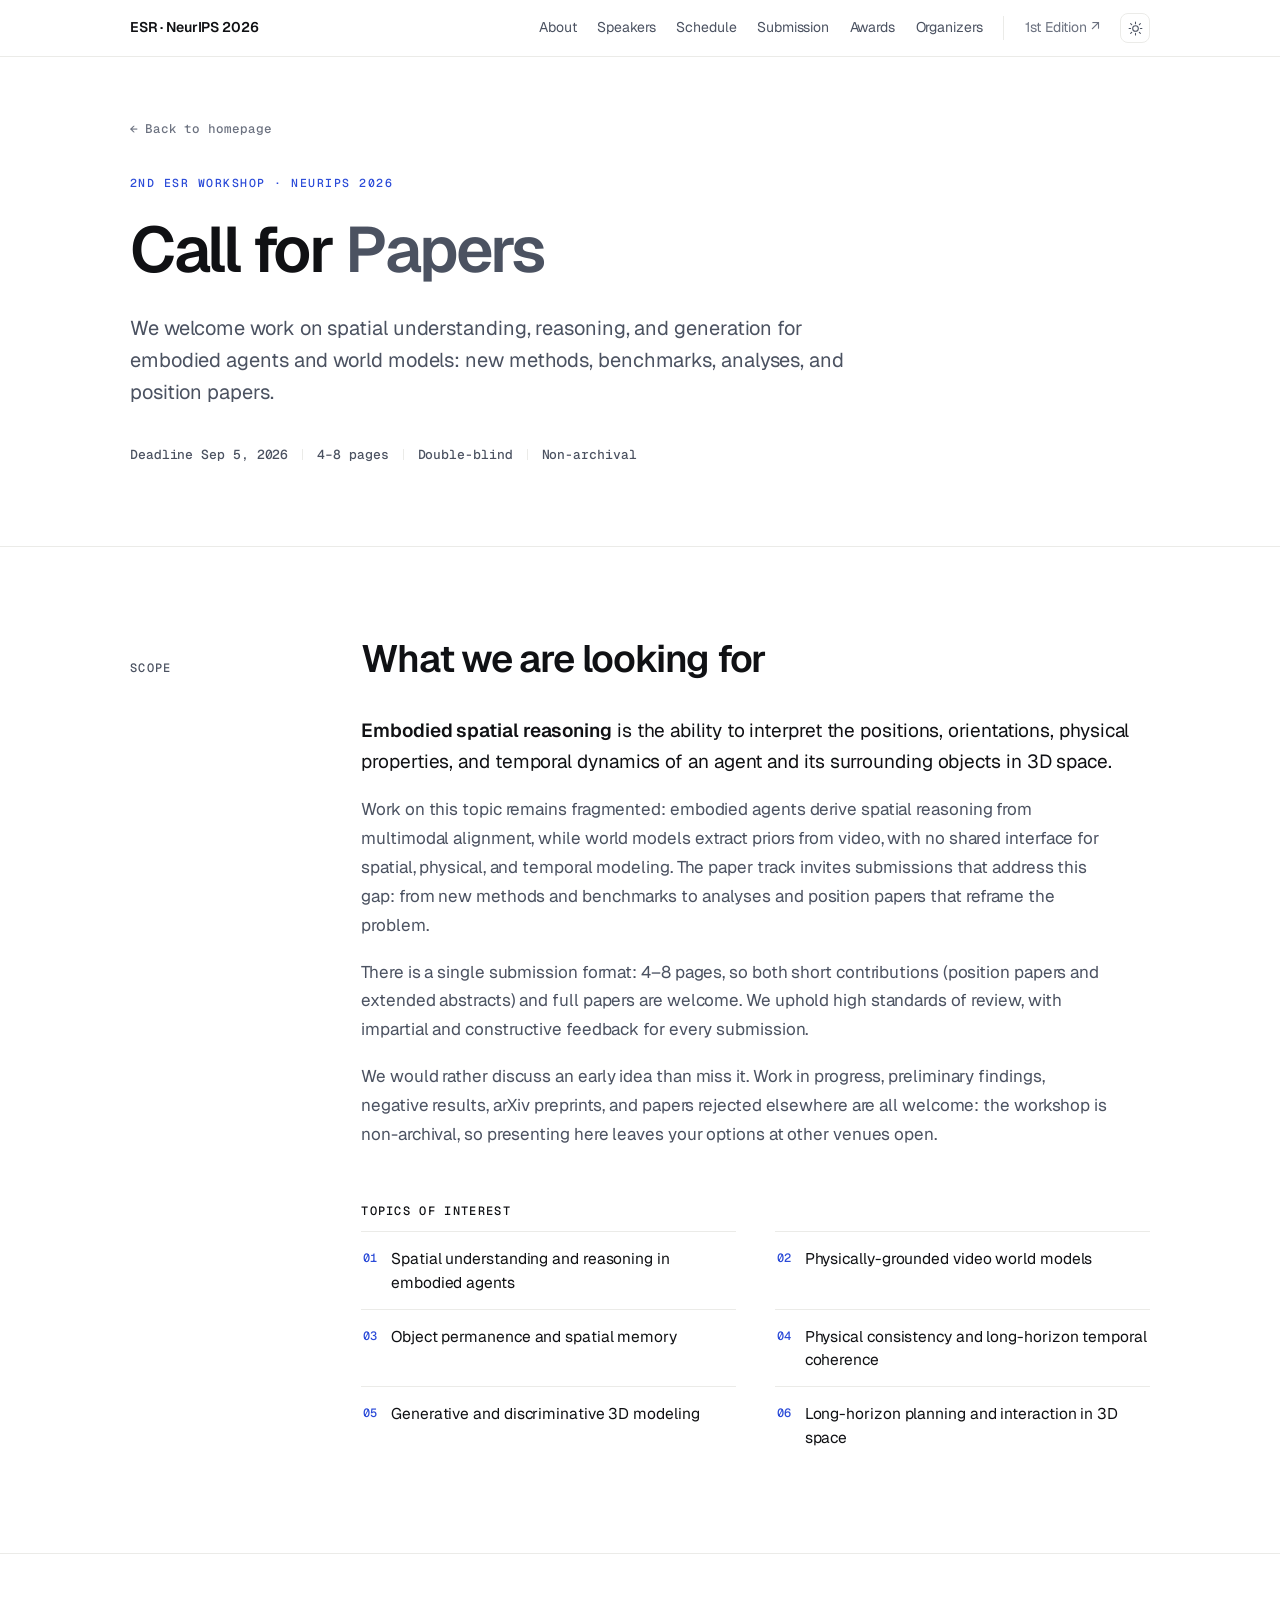
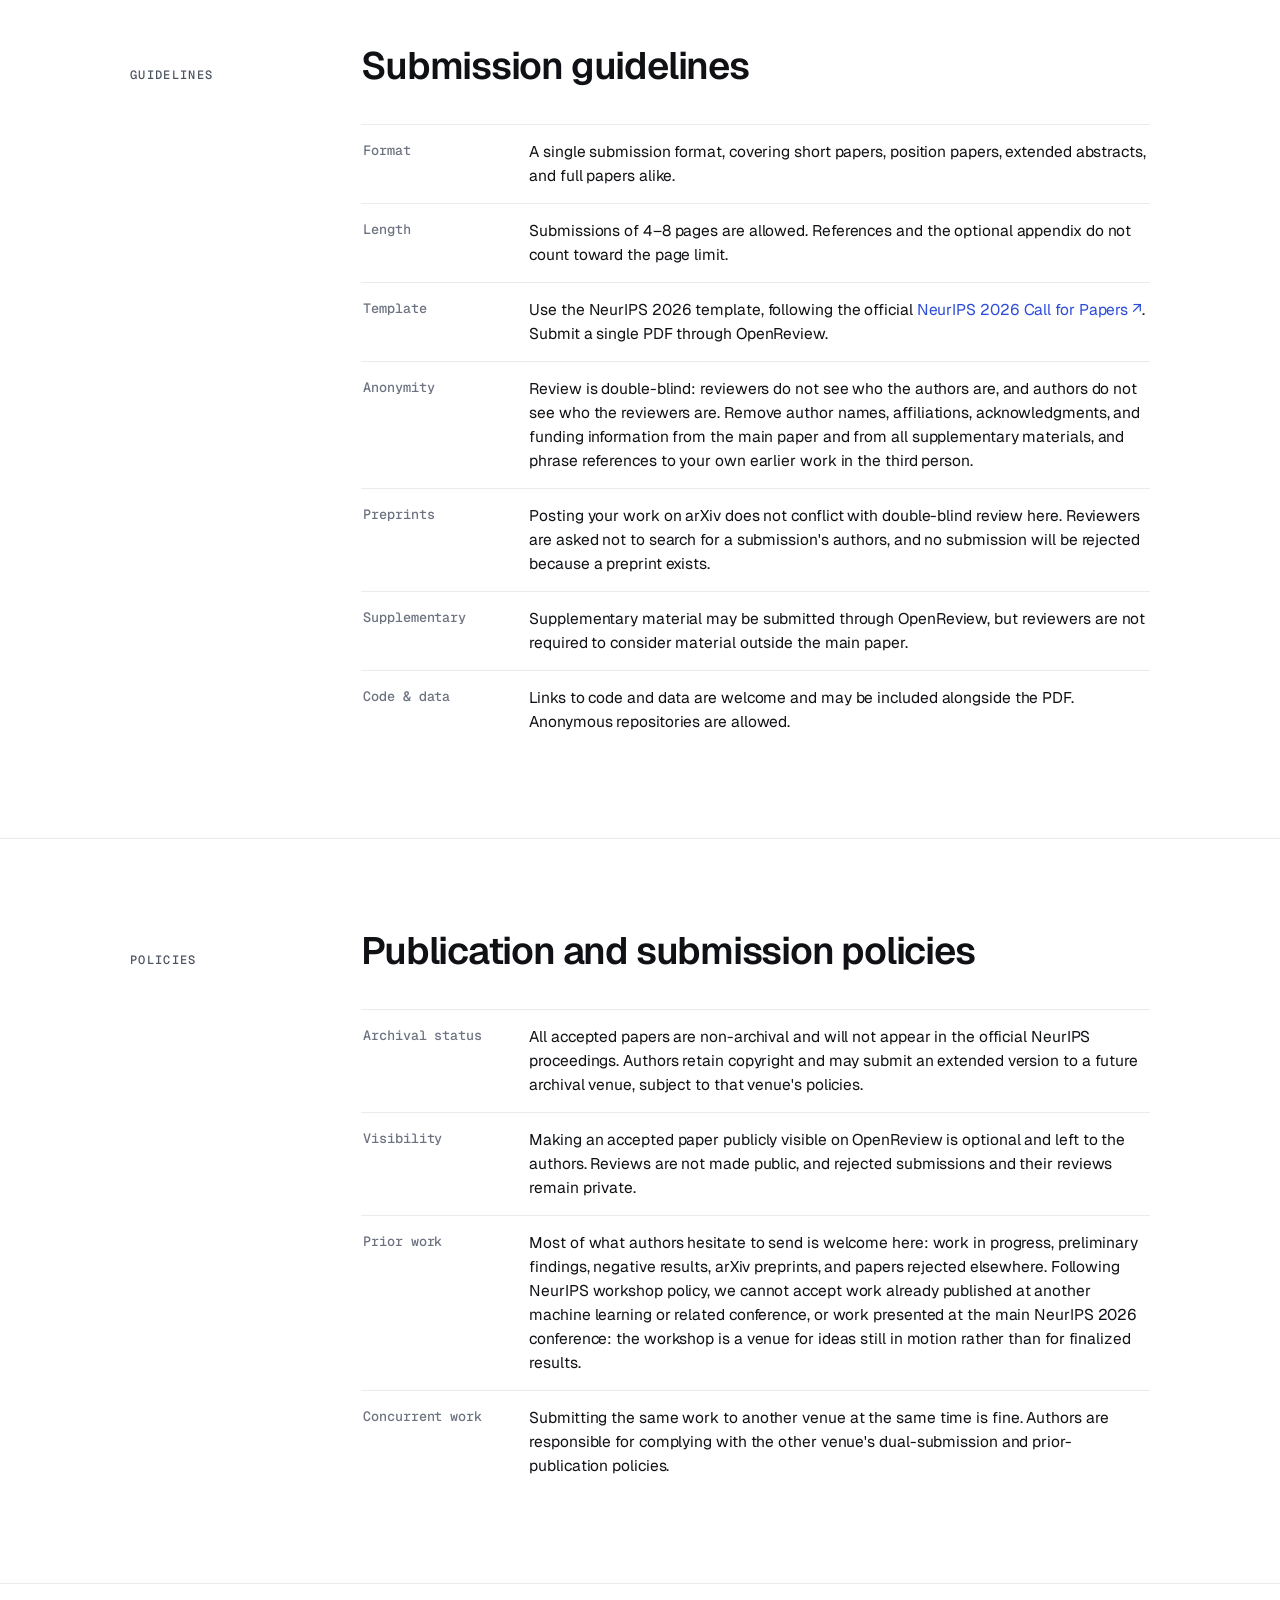
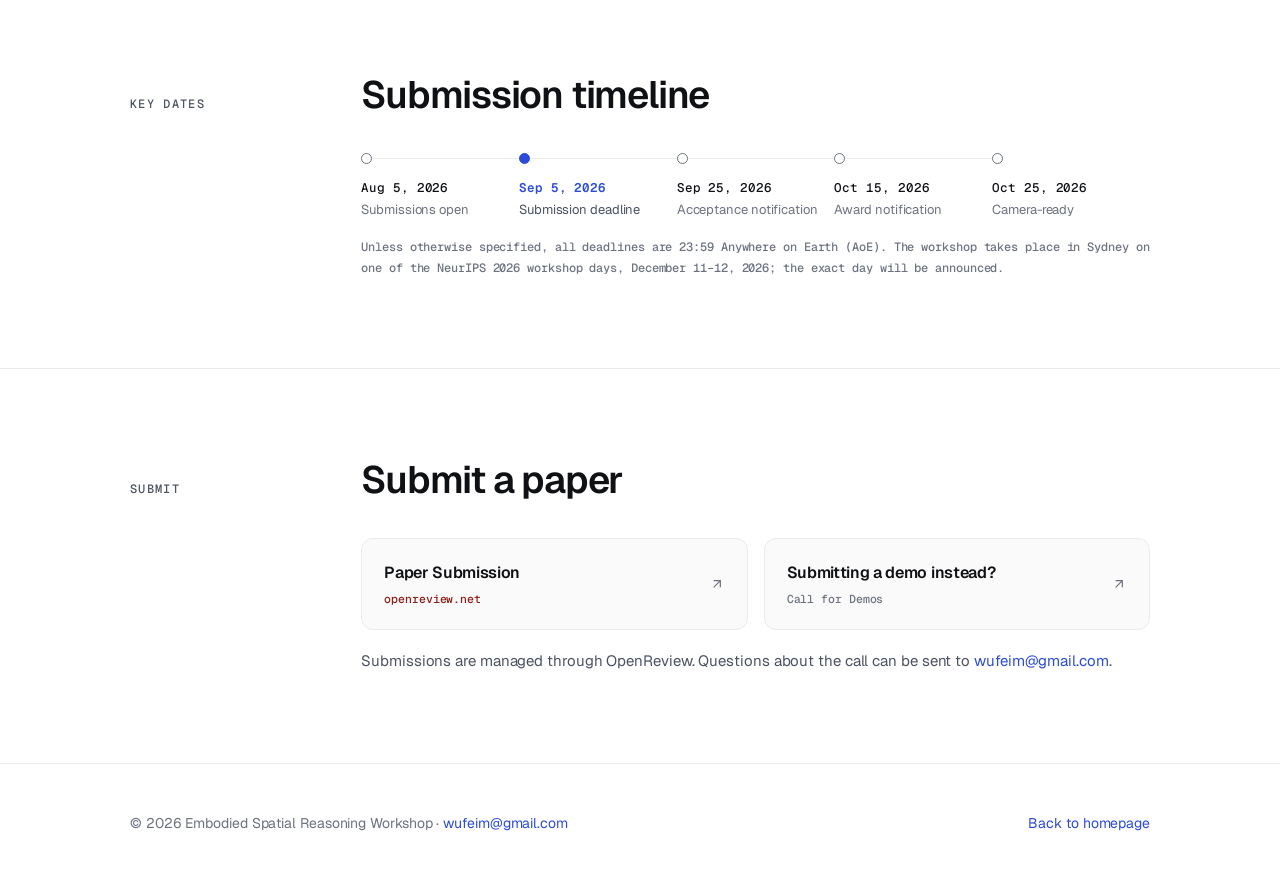
<file: call-for-papers.html>
<!DOCTYPE html>
<html lang="en">
<head>
<meta charset="utf-8" />
<meta name="viewport" content="width=device-width, initial-scale=1" />

<title>Call for Papers · 2nd ESR Workshop at NeurIPS 2026</title>
<meta name="description" content="Call for Papers for the 2nd Embodied Spatial Reasoning (ESR) Workshop at NeurIPS 2026: scope, topics, format, review process, and key dates." />

<link rel="icon" href="favicon.svg" type="image/svg+xml" />
<meta name="theme-color" content="#ffffff" media="(prefers-color-scheme: light)" />
<meta name="theme-color" content="#0a0a0b" media="(prefers-color-scheme: dark)" />

<script>
  /* Resolve the theme before first paint so there is no flash of the wrong palette. */
  (function () {
    var saved;
    try { saved = localStorage.getItem('esr-theme'); } catch (e) {}
    var system = window.matchMedia('(prefers-color-scheme: dark)').matches ? 'dark' : 'light';
    document.documentElement.setAttribute('data-theme', saved === 'light' || saved === 'dark' ? saved : system);
  })();
</script>

<link rel="preconnect" href="https://fonts.googleapis.com" />
<link rel="preconnect" href="https://fonts.gstatic.com" crossorigin />
<link rel="stylesheet" href="https://fonts.googleapis.com/css2?family=Geist:wght@400;500;600&family=Geist+Mono:wght@400;500&display=swap" />

<link rel="stylesheet" href="style.css" />
</head>

<body>

<!-- ==========================================================================
     Header
     ========================================================================== -->
<header class="header">
  <div class="wrap header__inner">
    <a class="header__brand" href="index.html">ESR · NeurIPS 2026</a>

    <div class="header__right">
      <nav class="header__nav" aria-label="Sections">
        <a href="index.html#about">About</a>
        <a href="index.html#speakers">Speakers</a>
        <a href="index.html#schedule">Schedule</a>
        <a href="index.html#submission">Submission</a>
        <a href="index.html#awards">Awards</a>
        <a href="index.html#organizers">Organizers</a>
        <a class="ext" href="https://sites.google.com/view/esr-iccv2025/home" target="_blank" rel="noopener">1st Edition ↗</a>
      </nav>

      <button class="theme-toggle" type="button" id="theme-toggle" aria-label="Switch between light and dark theme">
        <svg class="sun" viewBox="0 0 24 24" aria-hidden="true">
          <circle cx="12" cy="12" r="4.5" />
          <path d="M12 1.8v2.4M12 19.8v2.4M4.2 4.2l1.7 1.7M18.1 18.1l1.7 1.7M1.8 12h2.4M19.8 12h2.4M4.2 19.8l1.7-1.7M18.1 5.9l1.7-1.7" />
        </svg>
        <svg class="moon" viewBox="0 0 24 24" aria-hidden="true">
          <path d="M21 12.8A9 9 0 1 1 11.2 3a7 7 0 0 0 9.8 9.8z" />
        </svg>
      </button>
    </div>
  </div>
</header>

<main id="top">

  <!-- ==========================================================================
       Title
       ========================================================================== -->
  <section class="title title--page">
    <div class="wrap">
      <a class="backlink" href="index.html">Back to homepage</a>

      <p class="title__eyebrow">2nd ESR Workshop · NeurIPS 2026</p>

      <h1>
        <span class="line-1">Call for</span>
        <span class="line-2">Papers</span>
      </h1>

      <p class="title__lede">
        We welcome work on spatial understanding, reasoning, and generation for embodied agents and world models:
        new methods, benchmarks, analyses, and position papers.
      </p>

      <p class="title__meta">
        <span>Deadline Sep 5, 2026</span>
        <span>4–8 pages</span>
        <span>Double-blind</span>
        <span>Non-archival</span>
      </p>
    </div>
  </section>

  <!-- ==========================================================================
       Scope
       ========================================================================== -->
  <section class="section" id="scope">
    <div class="wrap section__grid">
      <div class="section__aside"><p class="section__label">Scope</p></div>
      <div class="section__main">
        <h2>What we are looking for</h2>
        <div class="section__body prose">
          <p class="lead">
            <strong>Embodied spatial reasoning</strong> is the ability to interpret the positions, orientations,
            physical properties, and temporal dynamics of an agent and its surrounding objects in 3D space.
          </p>
          <p>
            Work on this topic remains fragmented: embodied agents derive spatial reasoning from multimodal alignment,
            while world models extract priors from video, with no shared interface for spatial, physical, and temporal
            modeling. The paper track invites submissions that address this gap: from new methods and benchmarks to
            analyses and position papers that reframe the problem.
          </p>
          <p>
            There is a single submission format: 4–8 pages, so both short contributions (position papers and
            extended abstracts) and full papers are welcome. We uphold high standards of review, with impartial
            and constructive feedback for every submission.
          </p>
          <p>
            We would rather discuss an early idea than miss it. Work in progress, preliminary findings, negative
            results, arXiv preprints, and papers rejected elsewhere are all welcome: the workshop is
            non-archival, so presenting here leaves your options at other venues open.
          </p>
        </div>

        <div class="topics block">
          <p class="topics__label">Topics of interest</p>
          <ol>
            <li><b>01</b> Spatial understanding and reasoning in embodied agents</li>
            <li><b>02</b> Physically-grounded video world models</li>
            <li><b>03</b> Object permanence and spatial memory</li>
            <li><b>04</b> Physical consistency and long-horizon temporal coherence</li>
            <li><b>05</b> Generative and discriminative 3D modeling</li>
            <li><b>06</b> Long-horizon planning and interaction in 3D space</li>
          </ol>
        </div>
      </div>
    </div>
  </section>

  <!-- ==========================================================================
       Guidelines
       ========================================================================== -->
  <section class="section" id="guidelines">
    <div class="wrap section__grid">
      <div class="section__aside"><p class="section__label">Guidelines</p></div>
      <div class="section__main">
        <h2>Submission guidelines</h2>
        <div class="section__body">
          <ul class="guidelines">
            <li>
              <span class="key">Format</span>
              <span>
                A single submission format, covering short papers, position papers, extended abstracts, and full
                papers alike.
              </span>
            </li>
            <li>
              <span class="key">Length</span>
              <span>
                Submissions of 4–8 pages are allowed. References and the optional appendix do not count toward
                the page limit.
              </span>
            </li>
            <li>
              <span class="key">Template</span>
              <span>
                Use the NeurIPS 2026 template, following the official
                <a href="https://neurips.cc/Conferences/2026/CallForPapers" target="_blank" rel="noopener">NeurIPS 2026 Call for Papers ↗</a>.
                Submit a single PDF through OpenReview.
              </span>
            </li>
            <li>
              <span class="key">Anonymity</span>
              <span>
                Review is double-blind: reviewers do not see who the authors are, and authors do not see who the
                reviewers are. Remove author names, affiliations, acknowledgments, and funding information from
                the main paper and from all supplementary materials, and phrase references to your own earlier
                work in the third person.
              </span>
            </li>
            <li>
              <span class="key">Preprints</span>
              <span>
                Posting your work on arXiv does not conflict with double-blind review here. Reviewers are asked
                not to search for a submission's authors, and no submission will be rejected because a preprint
                exists.
              </span>
            </li>
            <li>
              <span class="key">Supplementary</span>
              <span>
                Supplementary material may be submitted through OpenReview, but reviewers are not required to
                consider material outside the main paper.
              </span>
            </li>
            <li>
              <span class="key">Code &amp; data</span>
              <span>
                Links to code and data are welcome and may be included alongside the PDF. Anonymous repositories
                are allowed.
              </span>
            </li>
          </ul>
        </div>
      </div>
    </div>
  </section>

  <!-- ==========================================================================
       Policies
       ========================================================================== -->
  <section class="section" id="policies">
    <div class="wrap section__grid">
      <div class="section__aside"><p class="section__label">Policies</p></div>
      <div class="section__main">
        <h2>Publication and submission policies</h2>
        <div class="section__body">
          <ul class="guidelines">
            <li>
              <span class="key">Archival status</span>
              <span>
                All accepted papers are non-archival and will not appear in the official NeurIPS proceedings.
                Authors retain copyright and may submit an extended version to a future archival venue, subject
                to that venue's policies.
              </span>
            </li>
            <li>
              <span class="key">Visibility</span>
              <span>
                Making an accepted paper publicly visible on OpenReview is optional and left to the authors.
                Reviews are not made public, and rejected submissions and their reviews remain private.
              </span>
            </li>
            <li>
              <span class="key">Prior work</span>
              <span>
                Most of what authors hesitate to send is welcome here: work in progress, preliminary findings,
                negative results, arXiv preprints, and papers rejected elsewhere. Following NeurIPS workshop
                policy, we cannot accept work already published at another machine learning or related
                conference, or work presented at the main NeurIPS 2026 conference: the workshop is a venue for
                ideas still in motion rather than for finalized results.
              </span>
            </li>
            <li>
              <span class="key">Concurrent work</span>
              <span>
                Submitting the same work to another venue at the same time is fine. Authors are responsible for
                complying with the other venue's dual-submission and prior-publication policies.
              </span>
            </li>
          </ul>
        </div>
      </div>
    </div>
  </section>

  <!-- ==========================================================================
       Key dates
       ========================================================================== -->
  <section class="section" id="dates">
    <div class="wrap section__grid">
      <div class="section__aside"><p class="section__label">Key dates</p></div>
      <div class="section__main">
        <h2>Submission timeline</h2>
        <div class="section__body">
          <ol class="htimeline">
            <li class="htl">
              <span class="d">Aug 5, 2026</span>
              <span class="l">Submissions open</span>
            </li>
            <li class="htl is-deadline">
              <span class="d">Sep 5, 2026</span>
              <span class="l">Submission deadline</span>
            </li>
            <li class="htl">
              <span class="d">Sep 25, 2026</span>
              <span class="l">Acceptance notification</span>
            </li>
            <li class="htl">
              <span class="d">Oct 15, 2026</span>
              <span class="l">Award notification</span>
            </li>
            <li class="htl">
              <span class="d">Oct 25, 2026</span>
              <span class="l">Camera-ready</span>
            </li>
          </ol>
          <p class="tl-note">
            Unless otherwise specified, all deadlines are 23:59 Anywhere on Earth (AoE).
            The workshop takes place in Sydney on one of the NeurIPS 2026 workshop days,
            December 11–12, 2026; the exact day will be announced.
          </p>
        </div>
      </div>
    </div>
  </section>

  <!-- ==========================================================================
       Submit
       ========================================================================== -->
  <section class="section" id="submit">
    <div class="wrap section__grid">
      <div class="section__aside"><p class="section__label">Submit</p></div>
      <div class="section__main">
        <h2>Submit a paper</h2>
        <div class="section__body">
          <div class="sub-links">
            <a class="sub-link" href="https://openreview.net/group?id=NeurIPS.cc/2026/Workshop/ESR_Paper_Track#tab-your-consoles" target="_blank" rel="noopener">
              <span>
                <span class="sub-link__name">Paper Submission</span>
                <span class="sub-link__host">openreview.net</span>
              </span>
              <svg viewBox="0 0 24 24" aria-hidden="true"><path d="M7 17 17 7M7 7h10v10"/></svg>
            </a>
            <a class="sub-link" href="call-for-demos.html">
              <span>
                <span class="sub-link__name">Submitting a demo instead?</span>
                <span class="sub-link__host" style="color: var(--muted)">Call for Demos</span>
              </span>
              <svg viewBox="0 0 24 24" aria-hidden="true"><path d="M7 17 17 7M7 7h10v10"/></svg>
            </a>
          </div>
          <p class="guidelines__more">
            Submissions are managed through OpenReview. Questions about the call can be sent to
            <a href="mailto:wufeim@gmail.com">wufeim@gmail.com</a>.
          </p>
        </div>
      </div>
    </div>
  </section>

</main>

<!-- ==========================================================================
     Footer
     ========================================================================== -->
<footer class="footer">
  <div class="wrap footer__row">
    <span>© 2026 Embodied Spatial Reasoning Workshop · <a href="mailto:wufeim@gmail.com">wufeim@gmail.com</a></span>
    <span><a href="index.html">Back to homepage</a></span>
  </div>
</footer>

<script>
  document.getElementById('theme-toggle').addEventListener('click', function () {
    var root = document.documentElement;
    var next = root.getAttribute('data-theme') === 'dark' ? 'light' : 'dark';
    root.setAttribute('data-theme', next);
    try { localStorage.setItem('esr-theme', next); } catch (e) {}
  });
</script>

</body>
</html>
</file>
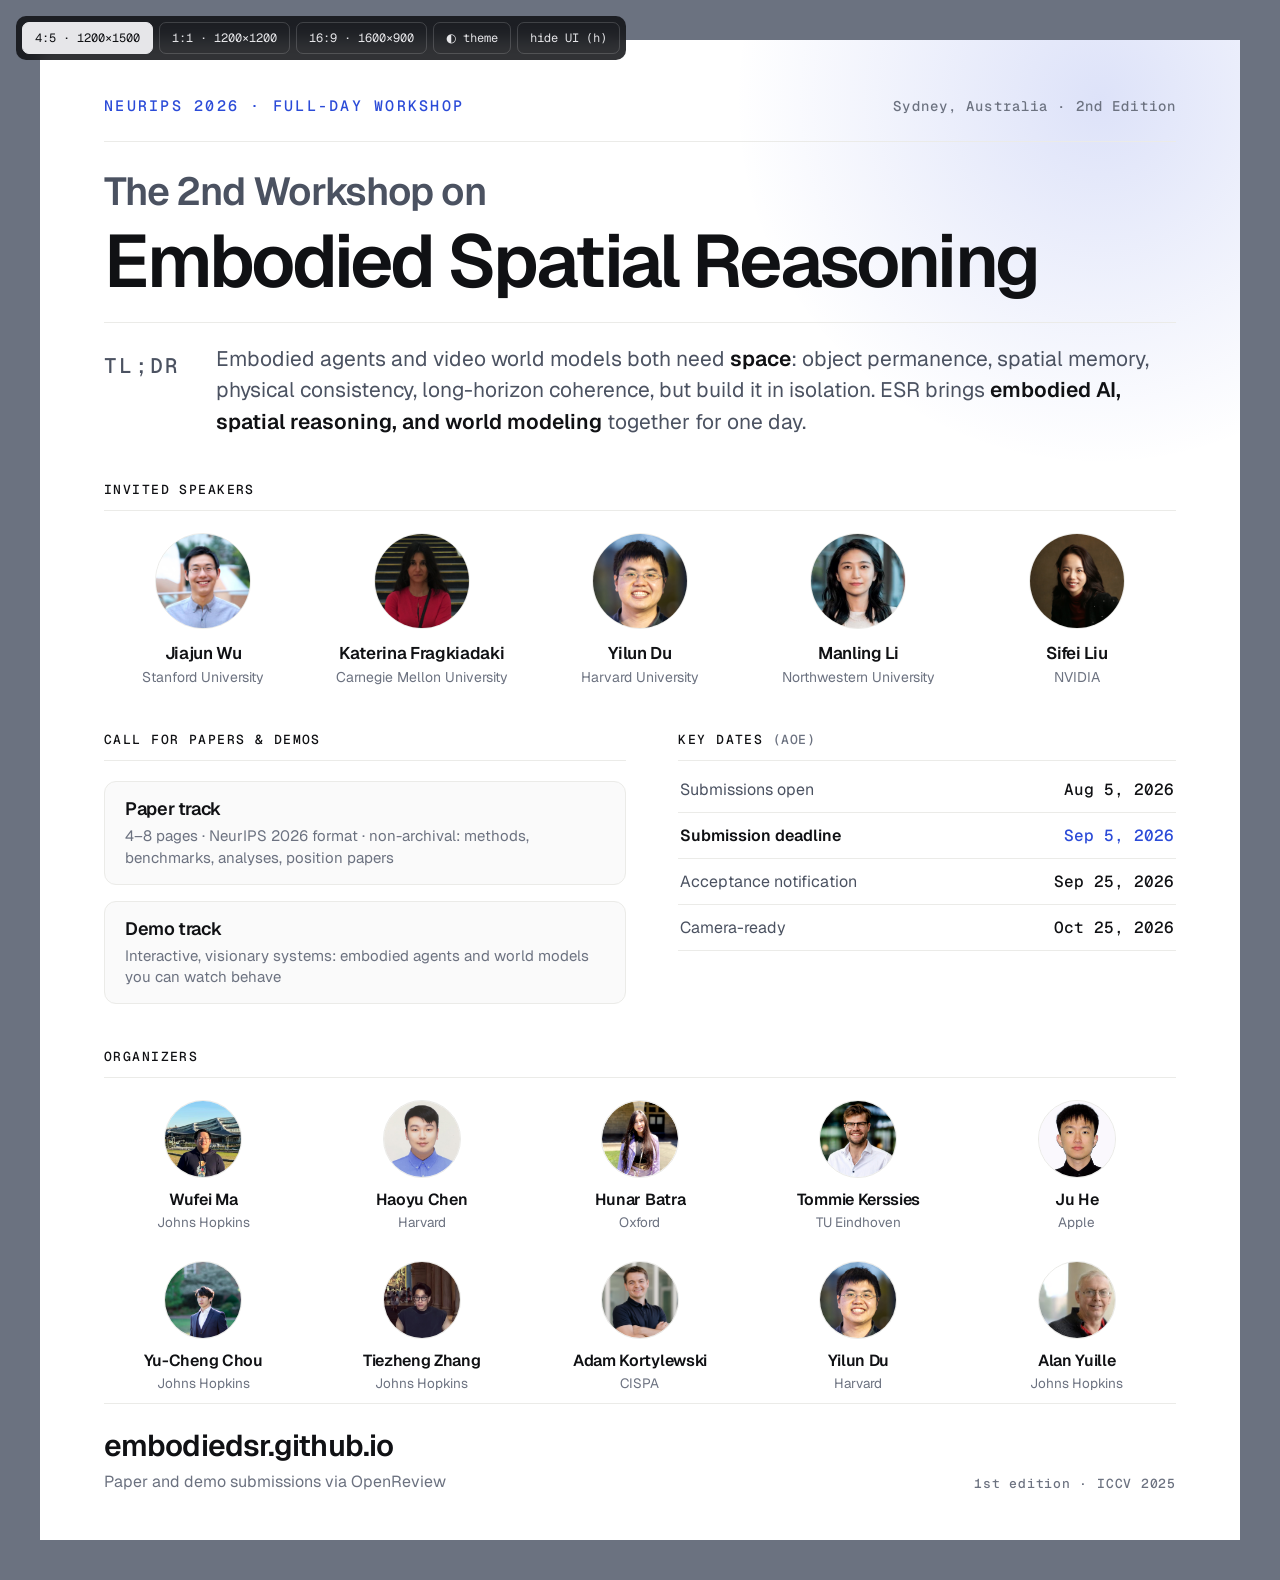
<file: teaser.html>
<!DOCTYPE html>
<html lang="en">
<head>
<meta charset="utf-8" />
<meta name="viewport" content="width=device-width, initial-scale=1" />
<title>ESR @ NeurIPS 2026 — Teaser figure</title>

<link rel="icon" href="favicon.svg" type="image/svg+xml" />

<link rel="preconnect" href="https://fonts.googleapis.com" />
<link rel="preconnect" href="https://fonts.gstatic.com" crossorigin />
<link rel="stylesheet" href="https://fonts.googleapis.com/css2?family=Geist:wght@400;500;600&family=Geist+Mono:wght@400;500&display=swap" />

<style>
/* ==========================================================================
   Teaser figure — a fixed-size canvas meant to be screenshotted, not browsed.
   Self-contained: it reuses the site's design tokens but none of its
   responsive rules, so every size below is an absolute pixel value at the
   canvas's native export width.
   ========================================================================== */
:root {
  --font-display: "Geist", -apple-system, BlinkMacSystemFont, "Segoe UI", Roboto, sans-serif;
  --font-body:    "Geist", -apple-system, BlinkMacSystemFont, "Segoe UI", Roboto, sans-serif;
  --font-mono:    "Geist Mono", ui-monospace, SFMono-Regular, Menlo, monospace;

  --bg:      #ffffff;
  --panel:   #fafafa;
  --ink:     #101114;
  --ink-2:   #4b5261;
  --muted:   #6c7280;
  --line:    #ebebe8;
  --accent:  #2b4bd8;
  color-scheme: light;
}
:root[data-theme="dark"] {
  --bg:      #0a0a0b;
  --panel:   #111113;
  --ink:     #ededef;
  --ink-2:   #adb2be;
  --muted:   #8b909b;
  --line:    #232327;
  --accent:  #8ea0ff;
  color-scheme: dark;
}

*, *::before, *::after { box-sizing: border-box; }

body {
  margin: 0;
  padding: 40px;
  background: #6b7280;
  font-family: var(--font-body);
  -webkit-font-smoothing: antialiased;
  display: flex;
  justify-content: center;
}
:root[data-theme="dark"] body { background: #2a2a2e; }

h1, h2, h3, p, ol, ul { margin: 0; padding: 0; }
li { list-style: none; }

/* ==========================================================================
   Canvas — screenshot this element. Its native size is the export size.
   ========================================================================== */
.canvas {
  position: relative;
  flex: none;
  width: 1200px;
  height: 1500px;          /* 4:5 — the default export */
  padding: 56px 64px 48px;
  background: var(--bg);
  color: var(--ink);
  overflow: hidden;
  display: flex;
  flex-direction: column;
}

/* A faint accent wash in the top corner keeps the white canvas from reading
   as an unstyled document once it is scaled down in a feed. */
.canvas::before {
  content: "";
  position: absolute;
  inset: -320px -240px auto auto;
  width: 760px;
  height: 760px;
  border-radius: 50%;
  background: radial-gradient(circle, color-mix(in srgb, var(--accent) 16%, transparent), transparent 68%);
  pointer-events: none;
}
.canvas > * { position: relative; }

/* ==========================================================================
   Masthead
   ========================================================================== */
.mast {
  display: flex;
  align-items: center;
  justify-content: space-between;
  gap: 24px;
  padding-bottom: 26px;
  border-bottom: 1px solid var(--line);
}
.mast__venue {
  font-family: var(--font-mono);
  font-size: 15px;
  font-weight: 500;
  letter-spacing: 0.15em;
  text-transform: uppercase;
  color: var(--accent);
}
.mast__where {
  font-family: var(--font-mono);
  font-size: 14px;
  font-weight: 500;
  letter-spacing: 0.08em;
  color: var(--muted);
}

/* ==========================================================================
   Title + TL;DR
   ========================================================================== */
.head { padding-top: 30px; }
.head h1 {
  font-family: var(--font-display);
  font-size: 74px;
  font-weight: 600;
  line-height: 1.04;
  letter-spacing: -0.04em;
}
.head h1 .line-1 { display: block; font-size: 39px; letter-spacing: -0.03em; color: var(--ink-2); }
.head h1 .line-2 { display: block; margin-top: 10px; }

.tldr {
  display: grid;
  grid-template-columns: 92px minmax(0, 1fr);
  gap: 20px;
  align-items: start;
  margin-top: 22px;
  padding-top: 20px;
  border-top: 1px solid var(--line);
}
.tldr__label {
  font-family: var(--font-mono);
  font-size: 13px;
  font-weight: 500;
  letter-spacing: 0.11em;
  text-transform: uppercase;
  color: var(--accent);
  padding-top: 7px;
}
.tldr p {
  font-size: 21px;
  line-height: 1.5;
  color: var(--ink-2);
  text-wrap: pretty;
}
.tldr strong { color: var(--ink); font-weight: 600; }

/* ==========================================================================
   Shared block chrome
   ========================================================================== */
.label {
  font-family: var(--font-mono);
  font-size: 13px;
  font-weight: 500;
  letter-spacing: 0.11em;
  text-transform: uppercase;
  color: var(--ink);
}
.label__note { color: var(--muted); letter-spacing: 0.04em; }
.rule { margin-top: 12px; border-top: 1px solid var(--line); }

/* ==========================================================================
   Speakers
   ========================================================================== */
/* Section rhythm on the 4:5 canvas is looser than the other two ratios: with
   the topics list gone there is height to spare, and spreading it across the
   stack reads better than letting it pool above the footer. */
.speakers { margin-top: 44px; }
.speakers__grid {
  display: grid;
  grid-template-columns: repeat(5, minmax(0, 1fr));
  gap: 20px;
  margin-top: 22px;
}
/* Portrait over name, so all five speakers hold a single row. */
.spk {
  display: flex;
  flex-direction: column;
  align-items: center;
  text-align: center;
}
.spk img {
  flex: none;
  width: 96px;
  height: 96px;
  border-radius: 50%;
  object-fit: cover;
  object-position: center top;
  background: var(--panel);
  border: 1px solid var(--line);
}
.spk__name {
  margin-top: 14px;
  font-size: 17px;
  font-weight: 600;
  letter-spacing: -0.02em;
  line-height: 1.25;
  text-wrap: balance;
}
.spk__aff {
  margin-top: 4px;
  font-size: 14px;
  line-height: 1.35;
  color: var(--muted);
  text-wrap: balance;
}

/* ==========================================================================
   Call for submissions + key dates — the two-column row
   ========================================================================== */
.split {
  display: grid;
  grid-template-columns: minmax(0, 1.05fr) minmax(0, 1fr);
  gap: 52px;
  margin-top: 44px;
}

.tracks { margin-top: 20px; display: grid; gap: 16px; }
.track {
  padding: 15px 20px;
  border: 1px solid var(--line);
  border-radius: 12px;
  background: var(--panel);
}
.track__name {
  font-size: 18px;
  font-weight: 600;
  letter-spacing: -0.02em;
}
.track__desc {
  margin-top: 5px;
  font-size: 15px;
  line-height: 1.45;
  color: var(--muted);
}

.dates { margin-top: 6px; }
.dates li {
  display: flex;
  align-items: baseline;
  justify-content: space-between;
  gap: 16px;
  padding: 12px 2px;
  border-bottom: 1px solid var(--line);
}
.dates .l { font-size: 16px; color: var(--ink-2); }
.dates .d {
  flex: none;
  font-family: var(--font-mono);
  font-size: 16px;
  font-weight: 500;
  color: var(--ink);
}
.dates .is-deadline .l { color: var(--ink); font-weight: 600; }
.dates .is-deadline .d { color: var(--accent); }

/* ==========================================================================
   Organizers
   ========================================================================== */
.orgs { margin-top: 44px; }
/* Ten organizers, five-up: two even rows instead of the 4+4+2 a four-column
   grid would leave. Names still hold one line at this column width. */
.orgs__grid {
  display: grid;
  grid-template-columns: repeat(5, minmax(0, 1fr));
  gap: 30px 20px;
  margin-top: 22px;
}
/* Same portrait-over-name stack as the speakers, one notch smaller — the
   organizers are a supporting credit, not the headline. */
.org {
  display: flex;
  flex-direction: column;
  align-items: center;
  text-align: center;
}
.org img {
  flex: none;
  width: 78px;
  height: 78px;
  border-radius: 50%;
  object-fit: cover;
  object-position: center top;
  background: var(--panel);
  border: 1px solid var(--line);
}
.org__name {
  margin-top: 12px;
  font-size: 16px;
  font-weight: 600;
  letter-spacing: -0.02em;
  line-height: 1.25;
  text-wrap: balance;
}
.org__aff {
  margin-top: 3px;
  font-size: 13.5px;
  line-height: 1.35;
  color: var(--muted);
  text-wrap: balance;
}

/* ==========================================================================
   Footer — pinned to the bottom of the canvas
   ========================================================================== */
.foot {
  margin-top: auto;
  padding-top: 22px;
  border-top: 1px solid var(--line);
  display: flex;
  align-items: flex-end;
  justify-content: space-between;
  gap: 32px;
}
.foot__url {
  font-family: var(--font-display);
  font-size: 30px;
  font-weight: 600;
  letter-spacing: -0.03em;
  color: var(--ink);
}
.foot__sub {
  margin-top: 6px;
  font-size: 16px;
  color: var(--muted);
}
.foot__prev {
  font-family: var(--font-mono);
  font-size: 13px;
  font-weight: 500;
  letter-spacing: 0.06em;
  color: var(--muted);
}

/* ==========================================================================
   1:1 variant — 1200×1200, for Instagram / square crops.
   300px shorter than the default, so the type and the portraits tighten one
   notch; everything else survives unchanged.
   ========================================================================== */
.canvas--square { height: 1200px; padding: 46px 56px 44px; }
.canvas--square .head { padding-top: 22px; }
.canvas--square .head h1 { font-size: 60px; }
.canvas--square .head h1 .line-1 { font-size: 32px; }
.canvas--square .tldr { margin-top: 18px; padding-top: 16px; }
.canvas--square .tldr p { font-size: 18px; }
.canvas--square .speakers { margin-top: 24px; }
.canvas--square .speakers__grid { margin-top: 20px; gap: 18px; }
.canvas--square .spk img { width: 84px; height: 84px; }
.canvas--square .spk__name { margin-top: 12px; font-size: 16px; }
.canvas--square .spk__aff { font-size: 13.5px; }
.canvas--square .split { margin-top: 24px; }
.canvas--square .track { padding: 14px 18px; }
.canvas--square .track__name { font-size: 17px; }
.canvas--square .track__desc { font-size: 14.5px; }
.canvas--square .dates li { padding: 11px 2px; }
.canvas--square .dates .l { font-size: 16px; }
.canvas--square .orgs { margin-top: 24px; }
.canvas--square .orgs__grid { gap: 22px 18px; margin-top: 20px; }
.canvas--square .org img { width: 64px; height: 64px; }
.canvas--square .org__name { margin-top: 11px; font-size: 15px; }
.canvas--square .org__aff { font-size: 13px; }
.canvas--square .foot { padding-top: 20px; }
.canvas--square .foot__url { font-size: 28px; }

/* ==========================================================================
   16:9 variant — 1600×900, for X / LinkedIn link cards.
   The vertical stack can't survive a 900px height, so the canvas becomes a
   named-area grid and `.split` collapses with `display: contents` to let its
   two children be placed individually.
   ========================================================================== */
.canvas--wide {
  width: 1600px;
  height: 900px;
  padding: 40px 54px 34px;
  display: grid;
  grid-template-columns: minmax(0, 1.06fr) minmax(0, 1fr) minmax(0, 1fr);
  grid-template-rows: auto auto auto 1fr auto;
  column-gap: 44px;
  /* The speakers column spans both upper content rows, so the title block and
     the five portraits balance instead of leaving a hole under the TL;DR.
     With topics gone, organizers take the full-width band above the footer. */
  grid-template-areas:
    "mast mast  mast"
    "head head  spk"
    "cfp  dates spk"
    "orgs orgs  orgs"
    "foot foot  foot";
}
.canvas--wide .mast   { grid-area: mast; }
.canvas--wide .head   { grid-area: head; }
.canvas--wide .speakers { grid-area: spk; }
.canvas--wide .split  { display: contents; }
.canvas--wide .cfp    { grid-area: cfp; }
.canvas--wide .when   { grid-area: dates; }
.canvas--wide .orgs   { grid-area: orgs; }
.canvas--wide .foot   { grid-area: foot; }

.canvas--wide .head { padding-top: 18px; }
.canvas--wide .head h1 { font-size: 56px; }
.canvas--wide .head h1 .line-1 { font-size: 30px; }
.canvas--wide .tldr { grid-template-columns: 78px minmax(0, 1fr); gap: 16px; margin-top: 16px; padding-top: 14px; }
.canvas--wide .tldr__label { padding-top: 5px; }
.canvas--wide .tldr p { font-size: 18px; }

.canvas--wide .speakers { margin-top: 28px; }
.canvas--wide .speakers__grid { grid-template-columns: 1fr; gap: 12px; margin-top: 18px; }
.canvas--wide .spk { flex-direction: row; align-items: center; text-align: left; gap: 14px; }
.canvas--wide .spk img { width: 58px; height: 58px; }
.canvas--wide .spk__name { margin-top: 0; font-size: 16px; }
.canvas--wide .spk__aff { font-size: 13.5px; }

.canvas--wide .cfp, .canvas--wide .when { margin-top: 18px; }
.canvas--wide .tracks { margin-top: 14px; gap: 10px; }
.canvas--wide .track { padding: 11px 16px; }
.canvas--wide .track__name { font-size: 16px; }
.canvas--wide .track__desc { font-size: 14px; }
.canvas--wide .dates li { padding: 10px 2px; }
.canvas--wide .dates .l { font-size: 15px; }
.canvas--wide .dates .d { font-size: 14px; }

/* Organizers span the full canvas in 16:9 but only get a short band of height,
   so each one turns sideways: portrait beside the name, five per row. */
.canvas--wide .orgs { margin-top: 18px; }
.canvas--wide .orgs__grid { gap: 14px 24px; margin-top: 16px; }
.canvas--wide .org { flex-direction: row; align-items: center; text-align: left; gap: 12px; }
.canvas--wide .org img { width: 44px; height: 44px; }
.canvas--wide .org__name { margin-top: 0; font-size: 15px; }
.canvas--wide .org__aff { font-size: 13px; }

.canvas--wide .foot { padding-top: 16px; }
.canvas--wide .foot__url { font-size: 27px; }
.canvas--wide .foot__sub { font-size: 14px; }
.canvas--wide .foot__prev { font-size: 12px; }

/* ==========================================================================
   Toolbar — screenshot tooling only. It lives outside .canvas, so capturing
   the canvas element never includes it; "hide UI" is for full-page grabs.
   ========================================================================== */
.toolbar {
  position: fixed;
  top: 16px;
  left: 16px;
  z-index: 20;
  display: flex;
  gap: 6px;
  padding: 6px;
  border-radius: 10px;
  background: rgba(16, 17, 20, 0.86);
  backdrop-filter: blur(8px);
  font-family: var(--font-mono);
}
.toolbar button {
  padding: 7px 12px;
  border: 1px solid rgba(255, 255, 255, 0.16);
  border-radius: 7px;
  background: transparent;
  color: #e6e6e9;
  font-family: inherit;
  font-size: 12px;
  cursor: pointer;
}
.toolbar button:hover { border-color: rgba(255, 255, 255, 0.45); }
.toolbar button[aria-pressed="true"] { background: #e6e6e9; color: #101114; border-color: #e6e6e9; }
.toolbar.is-hidden { display: none; }
</style>
</head>

<body>

<div class="toolbar" id="toolbar">
  <button type="button" data-ratio="tall"   aria-pressed="true">4:5 · 1200×1500</button>
  <button type="button" data-ratio="square" aria-pressed="false">1:1 · 1200×1200</button>
  <button type="button" data-ratio="wide"   aria-pressed="false">16:9 · 1600×900</button>
  <button type="button" id="theme">◐ theme</button>
  <button type="button" id="hide">hide UI (h)</button>
</div>

<!-- ==========================================================================
     THE CANVAS — screenshot this element
     ========================================================================== -->
<div class="canvas" id="canvas">

  <div class="mast">
    <p class="mast__venue">NeurIPS 2026 · Full-Day Workshop</p>
    <p class="mast__where">Sydney, Australia · 2nd Edition</p>
  </div>

  <div class="head">
    <h1>
      <span class="line-1">The 2nd Workshop on</span>
      <span class="line-2">Embodied Spatial Reasoning</span>
    </h1>

    <div class="tldr">
      <p class="tldr__label">TL;DR</p>
      <p>
        Embodied agents and video world models both need <strong>space</strong>: object permanence,
        spatial memory, physical consistency, long-horizon coherence, but build it in isolation.
        ESR brings <strong>embodied AI, spatial reasoning, and world modeling</strong> together for one day.
      </p>
    </div>
  </div>

  <section class="speakers">
    <p class="label">Invited speakers</p>
    <div class="rule"></div>
    <div class="speakers__grid">
      <div class="spk">
        <img src="images/people/jiajun-wu.jpg" alt="Jiajun Wu" width="400" height="400" />
        <div>
          <p class="spk__name">Jiajun Wu</p>
          <p class="spk__aff">Stanford University</p>
        </div>
      </div>
      <div class="spk">
        <img src="images/people/katerina-fragkiadaki.jpg" alt="Katerina Fragkiadaki" width="454" height="480" />
        <div>
          <p class="spk__name">Katerina Fragkiadaki</p>
          <p class="spk__aff">Carnegie Mellon University</p>
        </div>
      </div>
      <div class="spk">
        <img src="images/people/yilun-du.jpg" alt="Yilun Du" width="480" height="480" />
        <div>
          <p class="spk__name">Yilun Du</p>
          <p class="spk__aff">Harvard University</p>
        </div>
      </div>
      <div class="spk">
        <img src="images/people/manling-li.jpg" alt="Manling Li" width="270" height="270" />
        <div>
          <p class="spk__name">Manling Li</p>
          <p class="spk__aff">Northwestern University</p>
        </div>
      </div>
      <div class="spk">
        <img src="images/people/sifei-liu.jpg" alt="Sifei Liu" width="480" height="480" />
        <div>
          <p class="spk__name">Sifei Liu</p>
          <p class="spk__aff">NVIDIA</p>
        </div>
      </div>
    </div>
  </section>

  <div class="split">
    <section class="cfp">
      <p class="label">Call for papers &amp; demos</p>
      <div class="rule"></div>
      <div class="tracks">
        <div class="track">
          <p class="track__name">Paper track</p>
          <p class="track__desc">4–8 pages · NeurIPS 2026 format · non-archival: methods, benchmarks, analyses, position papers</p>
        </div>
        <div class="track">
          <p class="track__name">Demo track</p>
          <p class="track__desc">Interactive, visionary systems: embodied agents and world models you can watch behave</p>
        </div>
      </div>
    </section>

    <section class="when">
      <p class="label">Key dates <span class="label__note">(AoE)</span></p>
      <div class="rule"></div>
      <ol class="dates">
        <li><span class="l">Submissions open</span><span class="d">Aug 5, 2026</span></li>
        <li class="is-deadline"><span class="l">Submission deadline</span><span class="d">Sep 5, 2026</span></li>
        <li><span class="l">Acceptance notification</span><span class="d">Sep 25, 2026</span></li>
        <li><span class="l">Camera-ready</span><span class="d">Oct 25, 2026</span></li>
      </ol>
    </section>
  </div>

  <section class="orgs">
    <p class="label">Organizers</p>
    <div class="rule"></div>
    <div class="orgs__grid">
      <div class="org">
        <img src="images/people/wufei-ma.jpg" alt="Wufei Ma" width="480" height="480" />
        <div><p class="org__name">Wufei Ma</p><p class="org__aff">Johns Hopkins</p></div>
      </div>
      <div class="org">
        <img src="images/people/haoyu-chen.jpg" alt="Haoyu Chen" width="480" height="479" />
        <div><p class="org__name">Haoyu Chen</p><p class="org__aff">Harvard</p></div>
      </div>
      <div class="org">
        <img src="images/people/hunar-batra.jpg" alt="Hunar Batra" width="480" height="480" />
        <div><p class="org__name">Hunar Batra</p><p class="org__aff">Oxford</p></div>
      </div>
      <div class="org">
        <img src="images/people/tommie-kerssies.jpg" alt="Tommie Kerssies" width="480" height="480" />
        <div><p class="org__name">Tommie Kerssies</p><p class="org__aff">TU Eindhoven</p></div>
      </div>
      <div class="org">
        <img src="images/people/ju-he.jpg" alt="Ju He" width="600" height="600" />
        <div><p class="org__name">Ju He</p><p class="org__aff">Apple</p></div>
      </div>
      <div class="org">
        <img src="images/people/yucheng-chou.jpg" alt="Yu-Cheng Chou" width="480" height="480" />
        <div><p class="org__name">Yu-Cheng Chou</p><p class="org__aff">Johns Hopkins</p></div>
      </div>
      <div class="org">
        <img src="images/people/tiezheng-zhang.jpg" alt="Tiezheng Zhang" width="480" height="480" />
        <div><p class="org__name">Tiezheng Zhang</p><p class="org__aff">Johns Hopkins</p></div>
      </div>
      <div class="org">
        <img src="images/people/adam-kortylewski.jpg" alt="Adam Kortylewski" width="396" height="480" />
        <div><p class="org__name">Adam Kortylewski</p><p class="org__aff">CISPA</p></div>
      </div>
      <div class="org">
        <img src="images/people/yilun-du.jpg" alt="Yilun Du" width="480" height="480" />
        <div><p class="org__name">Yilun Du</p><p class="org__aff">Harvard</p></div>
      </div>
      <div class="org">
        <img src="images/people/alan-yuille.jpg" alt="Alan Yuille" width="300" height="200" />
        <div><p class="org__name">Alan Yuille</p><p class="org__aff">Johns Hopkins</p></div>
      </div>
    </div>
  </section>

  <div class="foot">
    <div>
      <p class="foot__url">embodiedsr.github.io</p>
      <p class="foot__sub">Paper and demo submissions via OpenReview</p>
    </div>
    <p class="foot__prev">1st edition · ICCV 2025</p>
  </div>

</div>

<script>
  var canvas  = document.getElementById('canvas');
  var toolbar = document.getElementById('toolbar');

  toolbar.querySelectorAll('[data-ratio]').forEach(function (btn) {
    btn.addEventListener('click', function () {
      toolbar.querySelectorAll('[data-ratio]').forEach(function (b) {
        b.setAttribute('aria-pressed', String(b === btn));
      });
      canvas.classList.remove('canvas--wide', 'canvas--square');
      if (btn.dataset.ratio === 'wide')   canvas.classList.add('canvas--wide');
      if (btn.dataset.ratio === 'square') canvas.classList.add('canvas--square');
    });
  });

  document.getElementById('theme').addEventListener('click', function () {
    var root = document.documentElement;
    root.setAttribute('data-theme', root.getAttribute('data-theme') === 'dark' ? 'light' : 'dark');
  });

  document.getElementById('hide').addEventListener('click', function () {
    toolbar.classList.add('is-hidden');
  });

  /* h brings the toolbar back, since hiding it removes the only button. */
  document.addEventListener('keydown', function (e) {
    if (e.key === 'h' || e.key === 'H') toolbar.classList.toggle('is-hidden');
  });

  /* ?export=tall|square|wide strips the page chrome and parks the canvas at
     0,0, so a headless capture sized to the canvas is a pixel-exact export:
       chrome --headless --screenshot=out.png --window-size=1200,1500 \
              --force-device-scale-factor=2 'teaser.html?export=tall'
     Add &theme=dark for the dark palette. */
  var params = new URLSearchParams(location.search);
  if (params.has('export')) {
    if (params.get('theme') === 'dark') document.documentElement.setAttribute('data-theme', 'dark');
    if (params.get('export') === 'wide')   canvas.classList.add('canvas--wide');
    if (params.get('export') === 'square') canvas.classList.add('canvas--square');
    document.body.style.cssText = 'margin:0;padding:0;display:block;background:var(--bg)';
    toolbar.remove();
  }
</script>

</body>
</html>
</file>
<file: style.css>
/* ==========================================================================
   Tokens — change the look from here
   ========================================================================== */
:root {
  --font-display: "Geist", -apple-system, BlinkMacSystemFont, "Segoe UI", Roboto, sans-serif;
  --font-body:    "Geist", -apple-system, BlinkMacSystemFont, "Segoe UI", Roboto, sans-serif;
  --font-mono:    "Geist Mono", ui-monospace, SFMono-Regular, Menlo, monospace;

  --wrap:    1100px;                  /* page container */
  --measure: 68ch;                    /* max line length for running text */
  --pad:     clamp(20px, 4vw, 40px);  /* fluid side padding */
  --rail:    180px;                   /* section label column */
}

/* Light (default) */
:root, :root[data-theme="light"] {
  --bg:      #ffffff;
  --panel:   #fafafa;   /* faint fill for boxes */
  --ink:     #101114;
  --ink-2:   #4b5261;
  --muted:   #6c7280;   /* 4.9:1 on white — small mono text must stay legible */
  --line:    #ebebe8;
  --accent:  #2b4bd8;
  --openreview: #8c1b13;   /* OpenReview's signature dark red */
  color-scheme: light;
}

/* Dark */
:root[data-theme="dark"] {
  --bg:      #0a0a0b;
  --panel:   #111113;
  --ink:     #ededef;
  --ink-2:   #adb2be;
  --muted:   #8b909b;   /* 5.6:1 on the dark background */
  --line:    #232327;
  --accent:  #8ea0ff;
  --openreview: #ef6f66;   /* lifted for contrast on the dark background */
  color-scheme: dark;
}

/* ==========================================================================
   Base
   ========================================================================== */
*, *::before, *::after { box-sizing: border-box; }

html { scroll-behavior: smooth; -webkit-text-size-adjust: 100%; }

body {
  margin: 0;
  background: var(--bg);
  color: var(--ink);
  font-family: var(--font-body);
  font-size: clamp(15.5px, 0.35vw + 14.5px, 17px);
  line-height: 1.7;
  letter-spacing: -0.005em;
  -webkit-font-smoothing: antialiased;
}

a { color: var(--accent); text-decoration: none; }
a:hover { text-decoration: underline; text-underline-offset: 3px; }

h1, h2, h3 { margin: 0; font-weight: 600; letter-spacing: -0.03em; }
p { margin: 0; }

:focus-visible { outline: 2px solid var(--accent); outline-offset: 3px; border-radius: 3px; }

.wrap {
  width: 100%;
  max-width: var(--wrap);
  margin-inline: auto;
  padding-inline: var(--pad);
}
.measure { max-width: var(--measure); }

/* ==========================================================================
   Header
   ========================================================================== */
.header {
  position: sticky;
  top: 0;
  z-index: 10;
  background: color-mix(in srgb, var(--bg) 88%, transparent);
  backdrop-filter: saturate(180%) blur(8px);
  -webkit-backdrop-filter: saturate(180%) blur(8px);
  border-bottom: 1px solid var(--line);
}
.header__inner {
  display: flex;
  align-items: center;
  justify-content: space-between;
  gap: 24px;
  height: 56px;
}
.header__brand {
  color: var(--ink);
  font-size: 14px;
  font-weight: 600;
  letter-spacing: -0.01em;
  white-space: nowrap;
}
.header__brand:hover { text-decoration: none; }

.header__nav {
  display: flex;
  gap: clamp(14px, 1.6vw, 26px);
  overflow-x: auto;
  scrollbar-width: none;
  -webkit-overflow-scrolling: touch;
  /* fades the right edge so the overflowing links read as scrollable */
  -webkit-mask-image: linear-gradient(90deg, #000 calc(100% - 24px), transparent);
  mask-image: linear-gradient(90deg, #000 calc(100% - 24px), transparent);
}
@media (min-width: 780px) {
  .header__nav { -webkit-mask-image: none; mask-image: none; }
}
.header__nav::-webkit-scrollbar { display: none; }
.header__nav a {
  color: var(--ink-2);
  font-size: 14px;
  white-space: nowrap;
  transition: color 0.15s ease;
}
.header__nav a:hover { color: var(--ink); text-decoration: none; }
/* the one link that leaves the page — set apart from the section anchors */
.header__nav a.ext {
  padding-left: clamp(14px, 1.6vw, 26px);
  border-left: 1px solid var(--line);
  color: var(--muted);
}
.header__nav a.ext:hover { color: var(--ink); }

.header__right { display: flex; align-items: center; gap: clamp(14px, 1.6vw, 26px); }

.theme-toggle {
  flex: none;
  width: 30px;
  height: 30px;
  display: grid;
  place-items: center;
  padding: 0;
  border: 1px solid var(--line);
  border-radius: 8px;
  background: transparent;
  color: var(--ink-2);
  cursor: pointer;
  transition: color 0.15s ease, border-color 0.15s ease;
}
.theme-toggle:hover { color: var(--ink); border-color: var(--ink-2); }
.theme-toggle svg { width: 15px; height: 15px; fill: none; stroke: currentColor; stroke-width: 1.7; stroke-linecap: round; }
.theme-toggle .moon { display: none; }
:root[data-theme="dark"] .theme-toggle .moon { display: block; }
:root[data-theme="dark"] .theme-toggle .sun { display: none; }

/* ==========================================================================
   Title block
   ========================================================================== */
.title {
  padding: clamp(56px, 10vw, 116px) 0 clamp(48px, 7vw, 80px);
  border-bottom: 1px solid var(--line);
}
.title__eyebrow {
  font-family: var(--font-mono);
  font-size: 11.5px;
  font-weight: 500;
  letter-spacing: 0.13em;
  text-transform: uppercase;
  color: var(--accent);
}
.title h1 {
  margin: 22px 0 0;
  font-family: var(--font-display);
  font-size: clamp(34px, 5vw, 64px);
  line-height: 1.08;
  letter-spacing: -0.038em;
}
/* Each line is its own block, so the headline holds at two lines on any width
   wide enough to fit the longer one; below that they wrap naturally. */
.title h1 span { display: block; }
.title h1 .line-2 { color: var(--ink-2); }
.title__lede {
  margin-top: clamp(20px, 2.5vw, 28px);
  max-width: 58ch;
  font-size: clamp(17px, 0.5vw + 15.5px, 20px);
  line-height: 1.6;
  color: var(--ink-2);
  text-wrap: pretty;
}
.title__meta {
  margin-top: clamp(26px, 3vw, 36px);
  display: flex;
  flex-wrap: wrap;
  align-items: center;
  gap: 8px 14px;
  font-family: var(--font-mono);
  font-size: 13px;
  font-weight: 500;
  color: var(--ink-2);
}
/* hairline separators instead of relying on spacing alone */
.title__meta span + span::before {
  content: "";
  display: inline-block;
  width: 1px;
  height: 11px;
  margin-right: 14px;
  vertical-align: -1px;
  background: var(--line);
}
.title__meta span { white-space: nowrap; }
.title__actions {
  margin-top: clamp(28px, 3.5vw, 40px);
  display: flex;
  flex-wrap: wrap;
  align-items: center;
  gap: 12px;
}
/* Host-institution lockups ride the far end of the CTA row: `margin-left: auto`
   balances the buttons without adding a band of its own, and the hairline keeps
   the marks read as a caption rather than as two more actions. Both sources are
   cropped to their ink, so one shared height gives matching optical weight. */
.title__logos {
  display: flex;
  align-items: center;
  gap: 22px;
  margin-left: auto;
  padding-left: 22px;
  border-left: 1px solid var(--line);
}
.title__logos img { display: block; width: auto; height: 26px; }
/* Both lockups are dark-on-light artwork; on the dark palette they are knocked
   out to a flat white, which costs the Harvard crimson but keeps them legible. */
:root[data-theme="dark"] .title__logos img { filter: brightness(0) invert(1); }

.btn {
  display: inline-flex;
  align-items: center;
  gap: 8px;
  padding: 11px 22px;
  border: 1px solid var(--ink);
  border-radius: 999px;
  background: var(--ink);
  color: var(--bg);
  font-size: 14.5px;
  font-weight: 500;
  transition: opacity 0.15s ease, border-color 0.15s ease;
}
.btn:hover { opacity: 0.85; text-decoration: none; }
.btn--ghost {
  background: transparent;
  color: var(--ink);
  border-color: var(--line);
}
.btn--ghost:hover { border-color: var(--ink); opacity: 1; }

/* ==========================================================================
   Sections — sticky label rail + content column
   ========================================================================== */
.section {
  padding: clamp(52px, 7vw, 92px) 0;
  border-bottom: 1px solid var(--line);
  scroll-margin-top: 72px;
}
.section:last-of-type { border-bottom: none; }

.section__grid {
  display: grid;
  grid-template-columns: var(--rail) minmax(0, 1fr);
  gap: clamp(24px, 4vw, 56px);
  /* the rail label sits on the same baseline as the section heading, so the two
     stay aligned at every step of the fluid type scale */
  align-items: baseline;
}
.section__aside { position: sticky; top: 84px; }
.section__label {
  font-family: var(--font-mono);
  font-size: 12px;
  font-weight: 500;
  letter-spacing: 0.11em;
  text-transform: uppercase;
  color: var(--ink-2);
}
.section h2 {
  font-family: var(--font-display);
  font-size: clamp(26px, 3vw, 38px);
  line-height: 1.15;
  letter-spacing: -0.032em;
  text-wrap: balance;
}
.section__intro {
  margin-top: 16px;
  max-width: var(--measure);
  color: var(--ink-2);
  text-wrap: pretty;
}
.section__body { margin-top: clamp(26px, 3vw, 36px); }

/* ==========================================================================
   Prose
   ========================================================================== */
.prose p {
  max-width: var(--measure);
  color: var(--ink-2);
}
.prose p + p { margin-top: 18px; }
.prose .lead {
  font-size: clamp(17px, 0.4vw + 16px, 19px);
  line-height: 1.6;
  color: var(--ink);
}
.prose strong { color: var(--ink); font-weight: 600; }

/* ==========================================================================
   Topics list
   ========================================================================== */
.topics { margin-top: clamp(36px, 4.5vw, 52px); }
.topics__label {
  font-family: var(--font-mono);
  font-size: 12px;
  font-weight: 500;
  letter-spacing: 0.11em;
  text-transform: uppercase;
  color: var(--ink);
  margin-bottom: 10px;
}
.topics ol {
  list-style: none;
  margin: 0;
  padding: 0;
  display: grid;
  grid-template-columns: repeat(2, minmax(0, 1fr));
  column-gap: clamp(24px, 3vw, 48px);
}
.topics li {
  display: flex;
  gap: 14px;
  padding: 15px 2px;
  border-top: 1px solid var(--line);
  font-size: 15.5px;
  line-height: 1.5;
  color: var(--ink);
}
.topics li b {
  flex: none;
  font-family: var(--font-mono);
  font-size: 12px;
  font-weight: 500;
  color: var(--accent);
  padding-top: 2px;
}

/* ==========================================================================
   People
   ========================================================================== */
.people {
  display: grid;
  grid-template-columns: repeat(4, minmax(0, 1fr));
  gap: clamp(28px, 3.4vw, 38px) clamp(16px, 2vw, 24px);
}
/* Five speakers on one row — the shared four-up grid would orphan the fifth.
   Only above the 900px breakpoint, where the responsive rules below take over. */
@media (min-width: 901px) {
  .people--five {
    grid-template-columns: repeat(5, minmax(0, 1fr));
    /* a tighter column gap buys the width the longest name needs to hold one line */
    column-gap: 16px;
  }
  .people--five .person img { width: 84px; height: 84px; }
  .people--five .person__name { margin-top: 13px; font-size: 14px; }
  .people--five .person__aff { font-size: 13px; }
}

.person { display: block; color: inherit; }
.person:hover { text-decoration: none; }
.person img {
  width: 92px;
  height: 92px;
  border-radius: 50%;
  object-fit: cover;
  object-position: center top;
  background: var(--panel);
  border: 1px solid var(--line);
  transition: border-color 0.18s ease, transform 0.18s ease;
}
.person:hover img { border-color: var(--accent); transform: translateY(-2px); }
.person__name {
  display: flex;
  align-items: center;
  gap: 5px;
  margin-top: 15px;
  font-size: 16px;
  font-weight: 600;
  letter-spacing: -0.02em;
  transition: color 0.15s ease;
}
.person:hover .person__name { color: var(--accent); }
.person__name svg {
  width: 11px;
  height: 11px;
  fill: none;
  stroke: currentColor;
  stroke-width: 2;
  opacity: 0;
  transition: opacity 0.15s ease;
}
.person:hover .person__name svg { opacity: 1; }
.person__aff {
  margin-top: 2px;
  color: var(--muted);
  font-size: 14px;
  line-height: 1.45;
}
.person__status {
  margin-top: 8px;
  font-family: var(--font-mono);
  font-size: 11px;
  font-weight: 500;
  letter-spacing: 0.09em;
  text-transform: uppercase;
  color: var(--muted);
}

/* ==========================================================================
   Sub-heading inside a section
   ========================================================================== */
.subhead {
  margin-bottom: 14px;
  font-size: 12px;
  font-weight: 500;
  font-family: var(--font-mono);
  letter-spacing: 0.11em;
  text-transform: uppercase;
  color: var(--ink);
}
.block { margin-top: clamp(36px, 4.5vw, 52px); }

/* ==========================================================================
   Timeline
   ========================================================================== */
.htimeline {
  position: relative;
  list-style: none;
  padding: 0;
  display: grid;
  grid-template-columns: repeat(5, minmax(0, 1fr));
  margin: 4px 0 18px;
}
/* the rail stops at the last dot rather than running off the edge */
.htimeline::before {
  content: "";
  position: absolute;
  top: 5px;
  left: 0;
  width: 80%;
  height: 1px;
  background: var(--line);
}
.htl {
  position: relative;
  padding: 24px 14px 0 0;
}
.htl::before {
  content: "";
  position: absolute;
  top: 0;
  left: 0;
  width: 11px;
  height: 11px;
  border-radius: 50%;
  background: var(--bg);
  border: 1.5px solid var(--muted);
}
.htl .d {
  display: block;
  font-family: var(--font-mono);
  font-size: 12.5px;
  font-weight: 500;
  color: var(--ink);
}
.htl .l {
  display: block;
  margin-top: 3px;
  font-size: 13px;
  line-height: 1.4;
  color: var(--muted);
}
.htl.is-deadline::before { background: var(--accent); border-color: var(--accent); }
.htl.is-deadline .d { color: var(--accent); font-weight: 600; }
.htl.is-deadline .l { color: var(--ink-2); }

.tl-note {
  font-family: var(--font-mono);
  font-size: 12px;
  font-weight: 500;
  color: var(--muted);
}

/* ==========================================================================
   Guidelines
   ========================================================================== */
.guidelines { list-style: none; margin: 0; padding: 0; }
.guidelines li {
  display: grid;
  grid-template-columns: 150px minmax(0, 1fr);
  gap: 16px;
  padding: 15px 2px;
  border-top: 1px solid var(--line);
  font-size: 15.5px;
  line-height: 1.55;
  color: var(--ink);
}
.guidelines .key {
  font-family: var(--font-mono);
  font-size: 13.5px;
  font-weight: 500;
  color: var(--muted);
}

.guidelines__more {
  margin-top: 18px;
  font-size: 15px;
  color: var(--ink-2);
}

/* a status pill closing out a guidelines list needs its own breathing room */
.guidelines + .note { margin-top: 24px; }

/* ==========================================================================
   Schedule
   ========================================================================== */
.sched { list-style: none; margin: 0; padding: 0; border-bottom: 1px solid var(--line); }
.sched li {
  display: grid;
  grid-template-columns: 150px minmax(0, 1fr);
  gap: 16px;
  align-items: baseline;
  padding: 14px 2px;
  border-top: 1px solid var(--line);
  font-size: 15.5px;
  line-height: 1.5;
  color: var(--ink);
}
.sched .t {
  font-family: var(--font-mono);
  font-size: 13.5px;
  font-weight: 500;
  color: var(--muted);
  font-variant-numeric: tabular-nums;
}
.sched .who { display: block; margin-top: 2px; font-weight: 600; }
.sched .is-talk .e { color: var(--ink-2); }
.sched .is-talk .who { color: var(--ink); font-size: 16.5px; }
.sched .is-break { background: var(--panel); }
.sched .is-break .e { color: var(--muted); }

/* ==========================================================================
   Accepted papers / demos — compact list
   ========================================================================== */
.pubs { list-style: none; margin: 0; padding: 0; border-bottom: 1px solid var(--line); }
.pubs li { padding: 9px 2px; border-top: 1px solid var(--line); line-height: 1.4; }
.pubs .pt { display: block; font-size: 15px; font-weight: 500; color: var(--ink); }
.pubs .pa { display: block; margin-top: 2px; font-size: 13px; color: var(--muted); }

/* ==========================================================================
   Sub-page: back link + track list
   ========================================================================== */
.backlink {
  display: inline-flex;
  align-items: center;
  gap: 7px;
  font-family: var(--font-mono);
  font-size: 12.5px;
  font-weight: 500;
  color: var(--muted);
}
.backlink:hover { color: var(--ink); text-decoration: none; }
.backlink::before { content: "←"; }

.title--page { padding-top: clamp(36px, 5vw, 56px); }
.title--page .backlink { margin-bottom: clamp(24px, 3vw, 34px); }
/* page titles are short enough to hold one line — only the homepage headline breaks */
.title--page h1 span { display: inline; }

/* Demo tracks */
.tracks { display: grid; gap: 0; }
.track {
  padding: 22px 2px;
  border-top: 1px solid var(--line);
}
.track h3 {
  font-size: 17px;
  font-weight: 600;
  letter-spacing: -0.025em;
  color: var(--ink);
}
.track p {
  margin-top: 6px;
  max-width: var(--measure);
  color: var(--ink-2);
  font-size: 15.5px;
}
.track ul {
  display: flex;
  flex-wrap: wrap;
  gap: 8px;
  margin: 14px 0 0;
  padding: 0;
  list-style: none;
}
.track li {
  padding: 5px 12px;
  border: 1px solid var(--line);
  border-radius: 999px;
  background: var(--panel);
  font-size: 13px;
  color: var(--ink-2);
}

/* ==========================================================================
   Submission links
   ========================================================================== */
.sub-links {
  display: grid;
  grid-template-columns: repeat(2, minmax(0, 1fr));
  gap: 16px;
}
.sub-link {
  display: flex;
  align-items: center;
  justify-content: space-between;
  gap: 16px;
  padding: 20px 22px;
  border: 1px solid var(--line);
  border-radius: 12px;
  background: var(--panel);
  color: inherit;
  transition: border-color 0.16s ease, transform 0.16s ease;
}
.sub-link:hover {
  text-decoration: none;
  border-color: var(--ink-2);
  transform: translateY(-2px);
}
.sub-link__name {
  display: block;
  font-size: 16px;
  font-weight: 600;
  letter-spacing: -0.02em;
}
.sub-link__host {
  display: block;
  margin-top: 3px;
  font-family: var(--font-mono);
  font-size: 11.5px;
  font-weight: 500;
  color: var(--openreview);
}
.sub-link svg {
  flex: none;
  width: 16px;
  height: 16px;
  fill: none;
  stroke: var(--muted);
  stroke-width: 1.8;
  transition: stroke 0.16s ease, transform 0.16s ease;
}
.sub-link:hover svg { stroke: var(--ink); transform: translate(2px, -2px); }

/* Portal not open yet — same card, but inert: no link, no hover affordance.
   The dashed border reads as "placeholder" next to the solid live cards. */
.sub-link--soon {
  border-style: dashed;
  cursor: default;
}
.sub-link--soon:hover { border-color: var(--line); transform: none; }
.sub-link--soon .sub-link__name { color: var(--ink-2); }
.sub-link--soon .sub-link__host { color: var(--muted); }

.sub-link__badge {
  flex: none;
  padding: 5px 12px;
  border: 1px solid var(--line);
  border-radius: 999px;
  background: var(--bg);
  font-family: var(--font-mono);
  font-size: 11.5px;
  font-weight: 500;
  white-space: nowrap;
  color: var(--muted);
}

/* ==========================================================================
   Program committee
   ========================================================================== */
.pc {
  list-style: none;
  margin: 0;
  padding: 0;
  display: grid;
  grid-template-columns: repeat(2, minmax(0, 1fr));
  column-gap: clamp(24px, 3vw, 48px);
}
.pc li {
  display: flex;
  justify-content: space-between;
  align-items: baseline;
  gap: 16px;
  padding: 13px 2px;
  border-top: 1px solid var(--line);
  font-size: 15.5px;
  color: var(--ink);
}
.pc .aff {
  flex: none;
  font-size: 13.5px;
  color: var(--muted);
  text-align: right;
}

/* ==========================================================================
   Status note
   ========================================================================== */
.note {
  display: inline-flex;
  align-items: center;
  gap: 10px;
  padding: 10px 18px;
  border: 1px solid var(--line);
  border-radius: 999px;
  background: var(--panel);
  font-family: var(--font-mono);
  font-size: 13px;
  font-weight: 500;
  color: var(--ink-2);
}
.note::before {
  content: "";
  flex: none;
  width: 6px;
  height: 6px;
  border-radius: 50%;
  background: var(--accent);
}

/* Placeholder — delete each block as its section is filled in */
.todo {
  padding: clamp(20px, 2.5vw, 30px);
  border: 1px dashed var(--line);
  border-radius: 10px;
  background: var(--panel);
  color: var(--muted);
  font-family: var(--font-mono);
  font-size: 13px;
  line-height: 1.75;
}
.todo b { color: var(--ink-2); font-weight: 500; }

/* ==========================================================================
   Footer
   ========================================================================== */
.footer {
  padding: 48px 0 60px;
  border-top: 1px solid var(--line);
  color: var(--muted);
  font-size: 14px;
}
.footer__row {
  display: flex;
  flex-wrap: wrap;
  justify-content: space-between;
  gap: 12px 24px;
}

/* ==========================================================================
   Responsive
   ========================================================================== */
@media (max-width: 900px) {
  .section__grid { grid-template-columns: 1fr; gap: 14px; }
  .section__aside { position: static; }
  .people { grid-template-columns: repeat(3, minmax(0, 1fr)); }
}

@media (max-width: 760px) {
  /* the CTA row can no longer hold buttons and lockups side by side, so the
     logos drop to their own line and re-align with the left edge */
  .title__logos {
    width: 100%;
    margin-left: 0;
    margin-top: 6px;
    padding-left: 0;
    border-left: none;
  }

  /* five columns can't hold their labels here, so the rail becomes a stacked list */
  .htimeline { grid-template-columns: 1fr; margin-bottom: 14px; }
  .htimeline::before { display: none; }
  .htl {
    display: grid;
    grid-template-columns: 110px minmax(0, 1fr);
    align-items: baseline;
    gap: 14px;
    padding: 13px 2px;
    border-top: 1px solid var(--line);
  }
  .htl::before { display: none; }
  .htl .d { font-size: 13px; }
  .htl .l { margin-top: 0; font-size: 14.5px; color: var(--ink); }
  /* labels are full-ink here, so the deadline needs weight to stay the emphasized row */
  .htl.is-deadline .l { color: var(--ink); font-weight: 600; }
}

@media (max-width: 640px) {
  .topics ol, .pc { grid-template-columns: 1fr; }
  .people { grid-template-columns: repeat(2, minmax(0, 1fr)); }
  .sub-links { grid-template-columns: 1fr; }
  .timeline li { grid-template-columns: 1fr auto; }
  .timeline .date { grid-column: 1 / -1; }
  .guidelines li { grid-template-columns: 1fr; gap: 4px; }
  .sched li { grid-template-columns: 1fr; gap: 2px; }
}

@media (max-width: 560px) {
  .header__inner { height: 52px; }
  .header__brand { font-size: 13px; }
  .title__actions .btn { flex: 1 1 auto; justify-content: center; }
}

@media (max-width: 380px) {
  .people { grid-template-columns: 1fr; }
}

@media (prefers-reduced-motion: reduce) {
  html { scroll-behavior: auto; }
  * { transition: none !important; }
}
</file>
